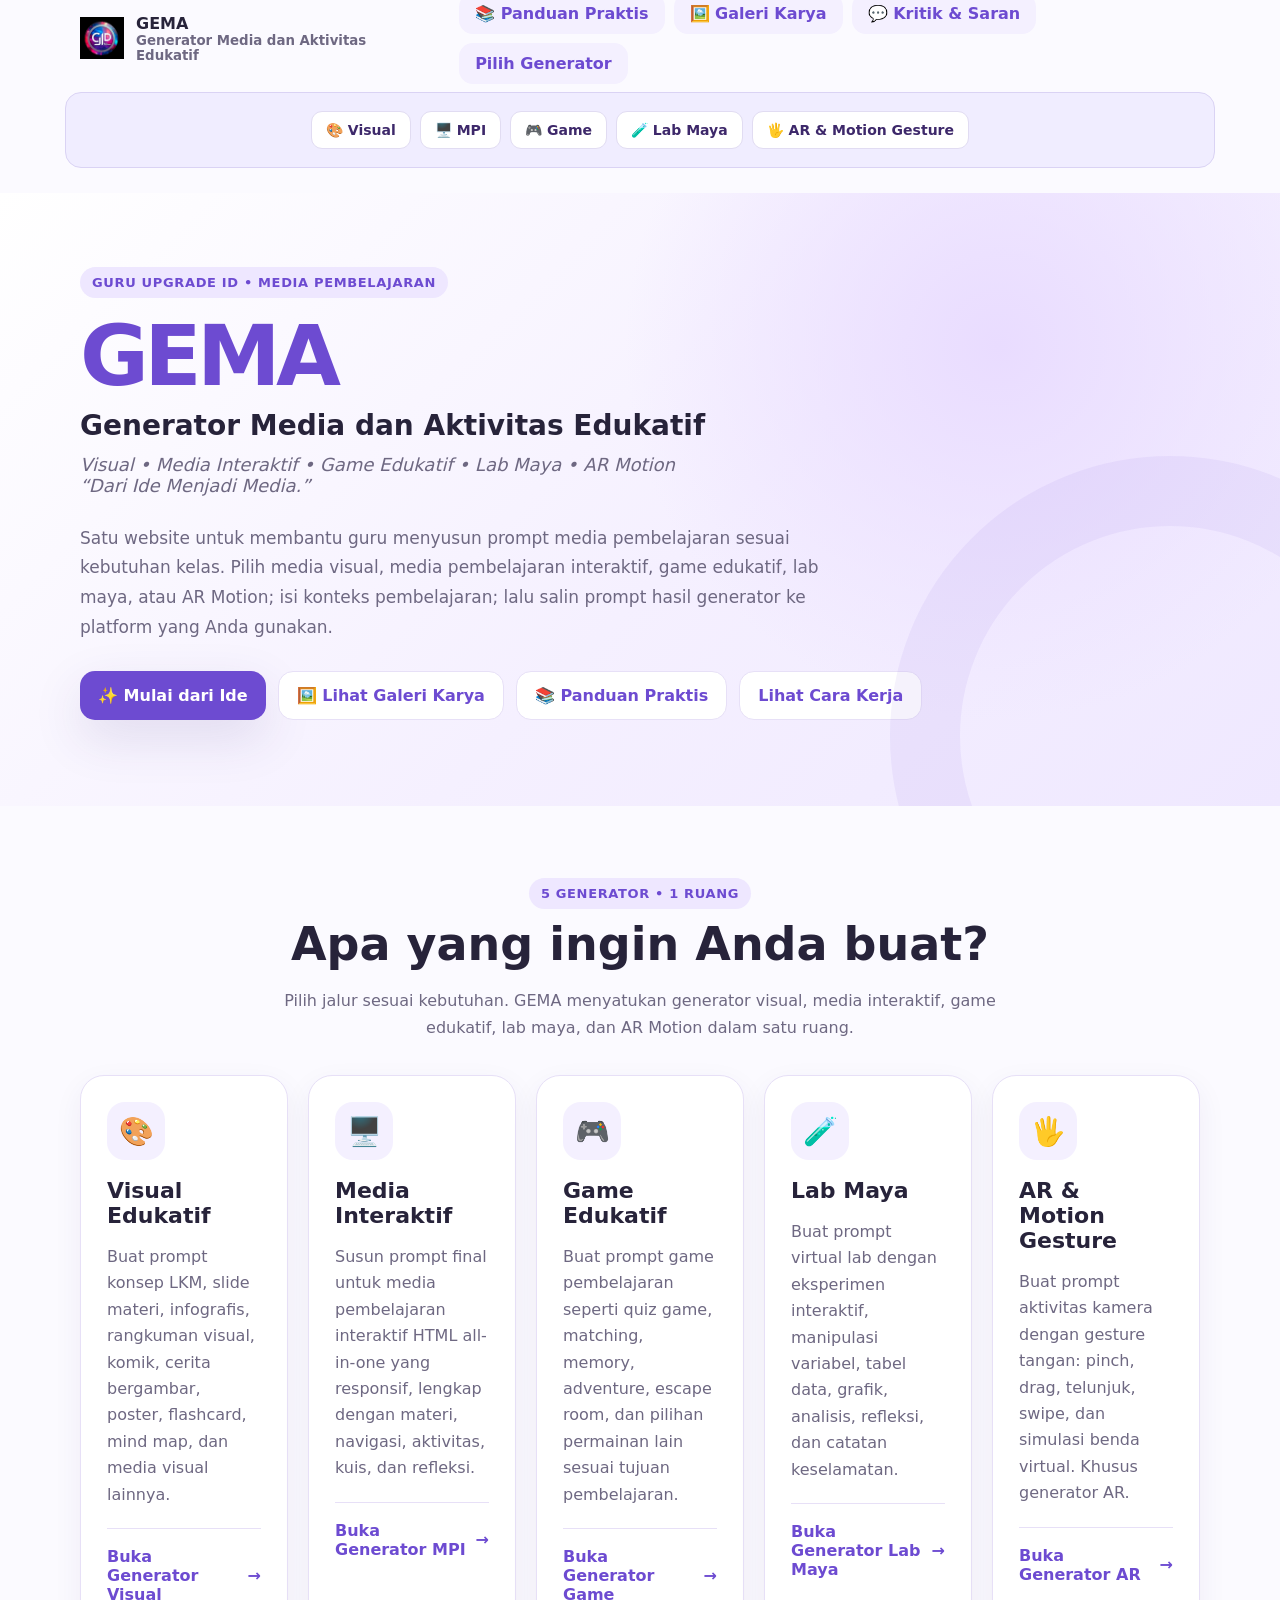
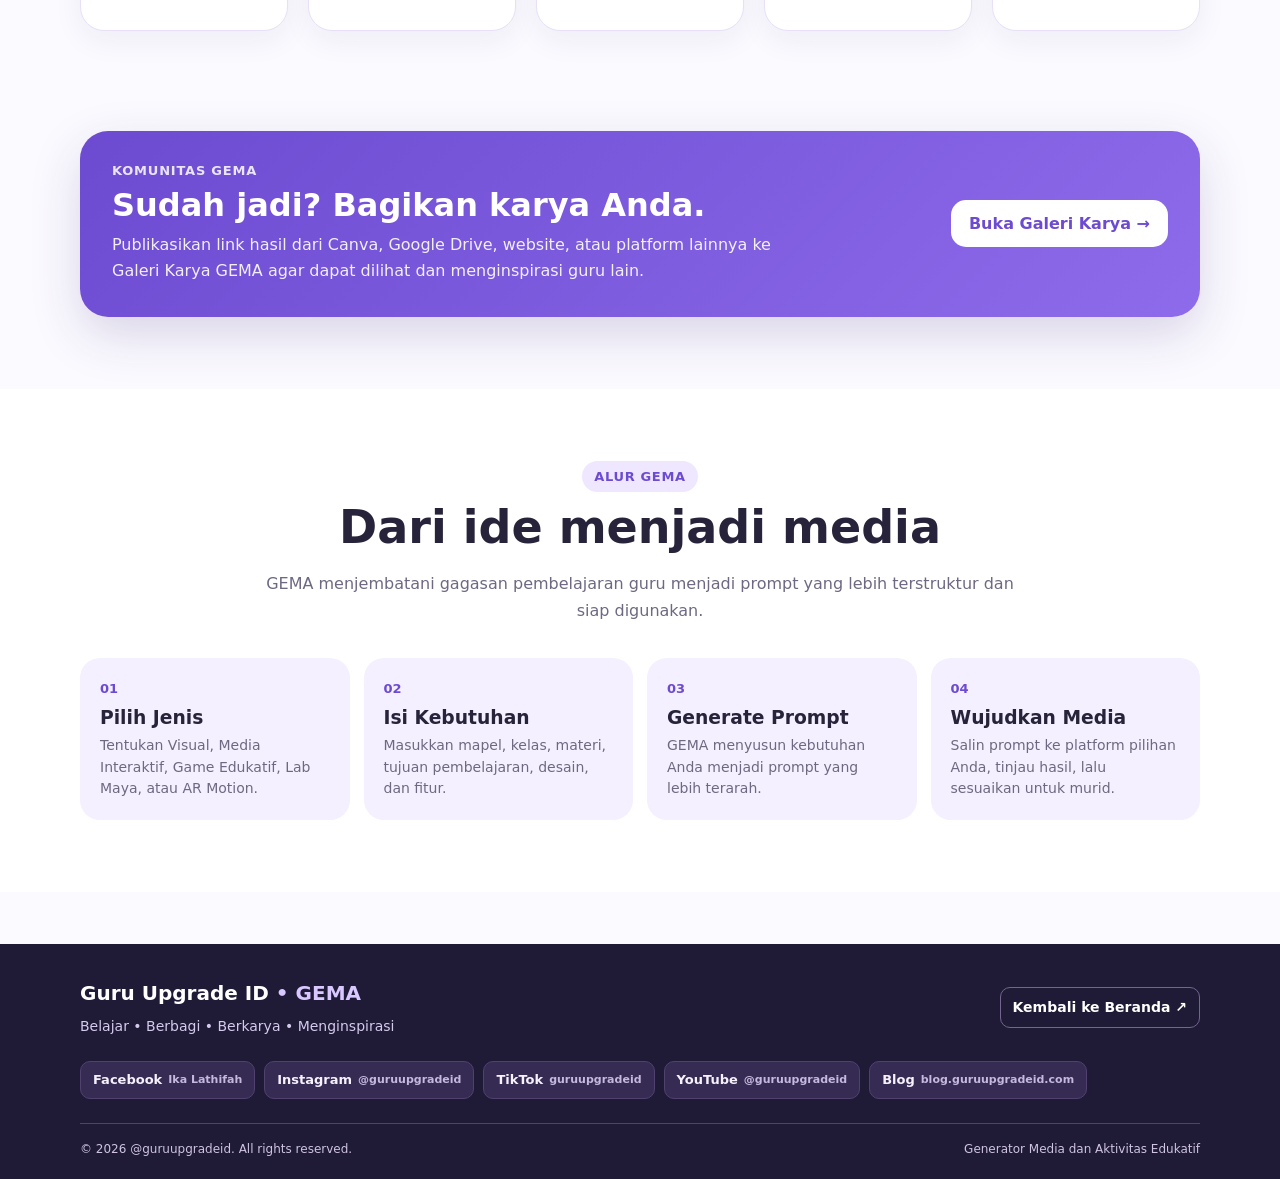
<file: index.html>
<!DOCTYPE html>

<html lang="id">
<head>
<meta charset="utf-8"/>
<meta content="width=device-width,initial-scale=1" name="viewport"/>
<meta content="#6d4bd1" name="theme-color"/>
<title>GEMA — Generator Media dan Aktivitas Edukatif</title>
<meta content="GEMA membantu guru mengubah ide pembelajaran menjadi prompt media visual, media interaktif, dan game edukatif." name="description"/>
<style>
:root{--ink:#27233a;--muted:#6e6882;--purple:#6d4bd1;--purple2:#8d6bea;--soft:#f4f0ff;--line:#e7e0f7;--white:#fff;--shadow:0 18px 50px rgba(64,44,120,.13)}
*{box-sizing:border-box}html{scroll-behavior:smooth}body{margin:0;font-family:Inter,ui-sans-serif,system-ui,-apple-system,Segoe UI,Arial,sans-serif;color:var(--ink);background:#fbfaff}
a{text-decoration:none;color:inherit}.container{width:min(1120px,calc(100% - 32px));margin:auto}
nav{height:76px;display:flex;align-items:center;justify-content:space-between;gap:16px}
.brand{display:flex;align-items:center;gap:12px;font-weight:900}.brand img{width:44px;height:44px;object-fit:contain}.brand small{display:block;font-weight:600;color:var(--muted)}
.navbtn{padding:11px 16px;border-radius:14px;background:var(--soft);color:var(--purple);font-weight:800}
.hero{position:relative;overflow:hidden;padding:74px 0 86px;background:radial-gradient(circle at 78% 25%,#e9dcff 0,transparent 34%),linear-gradient(135deg,#fff 0%,#f5f0ff 55%,#efe8ff 100%)}
.hero:after{content:"";position:absolute;width:420px;height:420px;border-radius:50%;border:70px solid rgba(109,75,209,.07);right:-170px;bottom:-210px}
.badge{display:inline-flex;padding:8px 12px;border-radius:999px;background:#eee7ff;color:var(--purple);font-weight:900;font-size:13px;letter-spacing:.05em}
h1{font-size:clamp(44px,8vw,84px);line-height:.96;margin:18px 0 12px;letter-spacing:-.055em}h1 span{color:var(--purple)}
.subtitle{font-size:clamp(18px,2.4vw,28px);font-weight:850;margin:0 0 12px}.quote{font-size:18px;color:var(--muted);font-style:italic;margin:0 0 28px}
.lead{max-width:760px;font-size:17px;line-height:1.75;color:var(--muted)}
.actions{display:flex;gap:12px;flex-wrap:wrap;margin-top:28px}.btn{padding:14px 18px;border-radius:15px;font-weight:900;display:inline-flex;align-items:center;gap:8px}.primary{background:var(--purple);color:white;box-shadow:var(--shadow)}.secondary{background:white;border:1px solid var(--line);color:var(--purple)}
section{padding:72px 0}.head{text-align:center;max-width:760px;margin:0 auto 34px}.head h2{font-size:clamp(30px,4vw,46px);margin:8px 0}.head p{color:var(--muted);line-height:1.7}
.grid{display:grid;grid-template-columns:repeat(5,1fr);gap:20px}.card{background:white;border:1px solid var(--line);border-radius:24px;padding:26px;box-shadow:0 10px 30px rgba(58,39,100,.06);transition:.2s transform,.2s box-shadow}.card:hover{transform:translateY(-5px);box-shadow:var(--shadow)}
.icon{width:58px;height:58px;border-radius:18px;background:var(--soft);display:grid;place-items:center;font-size:28px}.card h3{font-size:22px;margin:18px 0 8px}.card p{color:var(--muted);line-height:1.65;min-height:108px}.card .go{display:flex;justify-content:space-between;align-items:center;margin-top:20px;padding-top:18px;border-top:1px solid var(--line);font-weight:900;color:var(--purple)}
.flow{background:#fff}.steps{display:grid;grid-template-columns:repeat(4,1fr);gap:14px}.step{padding:20px;border-radius:20px;background:var(--soft)}.step b{font-size:13px;color:var(--purple)}.step h3{margin:10px 0 7px}.step p{margin:0;color:var(--muted);line-height:1.55;font-size:14px}
footer{padding:30px 0;border-top:1px solid var(--line);background:white}.foot{display:flex;justify-content:space-between;gap:18px;align-items:center;color:var(--muted);font-size:14px}.foot strong{color:var(--ink)}
@media(max-width:1050px){.grid{grid-template-columns:repeat(2,1fr)} }@media(max-width:820px){.grid{grid-template-columns:1fr}.steps{grid-template-columns:1fr 1fr}.card p{min-height:0}}
@media(max-width:520px){nav{height:auto;padding:14px 0}.brand small{display:none}.hero{padding:54px 0 62px}.steps{grid-template-columns:1fr}.foot{align-items:flex-start;flex-direction:column}}
</style>
<style>
.gema-category-nav{display:flex;flex-wrap:wrap;justify-content:center;gap:9px;margin:16px auto 25px;padding:12px;background:#f0edff;border:1px solid #dad3f4;border-radius:16px;max-width:1150px}.gema-category-nav a{display:inline-block;text-decoration:none;padding:10px 14px;border-radius:11px;background:#fff;color:#3d286a;font-size:14px;font-weight:750;border:1px solid #e1dcf2}.gema-category-nav a[aria-current="page"]{background:#6244b9;color:#fff}.gema-category-nav a:hover{border-color:#7655d2;transform:translateY(-1px)}@media(max-width:600px){.gema-category-nav{gap:6px;padding:9px}.gema-category-nav a{flex:1 1 125px;text-align:center;font-size:12px;padding:10px 6px}}
</style><link href="shared/gema-polish.css" rel="stylesheet"/></head>
<body>
<header>
<div class="container">
<nav>
<a class="brand" href="index.html"><img alt="Logo Guru Upgrade ID" src="visual/images/logo-guruupgradeid.png"/><div>GEMA<small>Generator Media dan Aktivitas Edukatif</small></div></a>
<div style="display:flex;gap:9px;align-items:center;flex-wrap:wrap"></div>
<div class="nav-actions-main" style="display:flex;gap:9px;align-items:center;flex-wrap:wrap">
<a class="navbtn" href="panduan/index.html">📚 Panduan Praktis</a>
<a class="navbtn" href="galeri/index.html">🖼️ Galeri Karya</a>
<a class="navbtn" href="kritik-saran/index.html">💬 Kritik &amp; Saran</a>
<a class="navbtn" href="#generator">Pilih Generator</a>
</div>
</nav>
</div>
</header>
<main><nav aria-label="Pilih kategori generator GEMA" class="gema-category-nav"><a href="visual/index.html">🎨 Visual</a><a href="interaktif/index.html?mode=mpi#generator">🖥️ MPI</a><a href="interaktif/index.html?mode=game#generator">🎮 Game</a><a href="interaktif/index.html?mode=lab#generator">🧪 Lab Maya</a><a href="ar/index.html">🖐️ AR &amp; Motion Gesture</a></nav>
<section class="hero">
<div class="container">
<span class="badge">GURU UPGRADE ID • MEDIA PEMBELAJARAN</span>
<h1><span>GEMA</span></h1>
<p class="subtitle">Generator Media dan Aktivitas Edukatif</p>
<p class="quote">Visual • Media Interaktif • Game Edukatif • Lab Maya • AR Motion<br/>“Dari Ide Menjadi Media.”</p>
<p class="lead">Satu website untuk membantu guru menyusun prompt media pembelajaran sesuai kebutuhan kelas. Pilih media visual, media pembelajaran interaktif, game edukatif, lab maya, atau AR Motion; isi konteks pembelajaran; lalu salin prompt hasil generator ke platform yang Anda gunakan.</p>
<div class="actions"><a class="btn primary" href="#generator">✨ Mulai dari Ide</a><a class="btn secondary" href="galeri/index.html">🖼️ Lihat Galeri Karya</a><a class="btn secondary" href="panduan/index.html">📚 Panduan Praktis</a><a class="btn secondary" href="#cara">Lihat Cara Kerja</a></div>
</div>
</section>
<section id="generator">
<div class="container">
<div class="head"><span class="badge">5 GENERATOR • 1 RUANG</span><h2>Apa yang ingin Anda buat?</h2><p>Pilih jalur sesuai kebutuhan. GEMA menyatukan generator visual, media interaktif, game edukatif, lab maya, dan AR Motion dalam satu ruang.</p></div>
<div class="grid">
<a class="card" href="visual/index.html"><div class="icon">🎨</div><h3>Visual Edukatif</h3><p>Buat prompt konsep LKM, slide materi, infografis, rangkuman visual, komik, cerita bergambar, poster, flashcard, mind map, dan media visual lainnya.</p><div class="go"><span>Buka Generator Visual</span><span>→</span></div></a>
<a class="card" href="interaktif/index.html?mode=mpi#generator"><div class="icon">🖥️</div><h3>Media Interaktif</h3><p>Susun prompt final untuk media pembelajaran interaktif HTML all-in-one yang responsif, lengkap dengan materi, navigasi, aktivitas, kuis, dan refleksi.</p><div class="go"><span>Buka Generator MPI</span><span>→</span></div></a>
<a class="card" href="interaktif/index.html?mode=game#generator"><div class="icon">🎮</div><h3>Game Edukatif</h3><p>Buat prompt game pembelajaran seperti quiz game, matching, memory, adventure, escape room, dan pilihan permainan lain sesuai tujuan pembelajaran.</p><div class="go"><span>Buka Generator Game</span><span>→</span></div></a>
<a class="card" href="interaktif/index.html?mode=lab#generator"><div class="icon">🧪</div><h3>Lab Maya</h3><p>Buat prompt virtual lab dengan eksperimen interaktif, manipulasi variabel, tabel data, grafik, analisis, refleksi, dan catatan keselamatan.</p><div class="go"><span>Buka Generator Lab Maya</span><span>→</span></div></a>
<a class="card" href="ar/index.html"><div class="icon">🖐️</div><h3>AR &amp; Motion Gesture</h3><p>Buat prompt aktivitas kamera dengan gesture tangan: pinch, drag, telunjuk, swipe, dan simulasi benda virtual. Khusus generator AR.</p><div class="go"><span>Buka Generator AR</span><span>→</span></div></a>
</div>
</div>
</section>
<section style="padding:28px 0 72px">
<div class="container">
<div style="background:linear-gradient(135deg,#6d4bd1,#8d6bea);color:white;border-radius:28px;padding:32px;display:flex;justify-content:space-between;gap:24px;align-items:center;box-shadow:0 18px 50px rgba(64,44,120,.18);flex-wrap:wrap">
<div style="max-width:700px">
<div style="font-size:13px;font-weight:900;letter-spacing:.06em;opacity:.85">KOMUNITAS GEMA</div>
<h2 style="font-size:32px;margin:8px 0 8px">Sudah jadi? Bagikan karya Anda.</h2>
<p style="margin:0;line-height:1.65;opacity:.9">Publikasikan link hasil dari Canva, Google Drive, website, atau platform lainnya ke Galeri Karya GEMA agar dapat dilihat dan menginspirasi guru lain.</p>
</div>
<a href="galeri/index.html" style="background:white;color:#6d4bd1;padding:14px 18px;border-radius:15px;font-weight:900;white-space:nowrap">Buka Galeri Karya →</a>
</div>
</div>
</section>
<section class="flow" id="cara">
<div class="container">
<div class="head"><span class="badge">ALUR GEMA</span><h2>Dari ide menjadi media</h2><p>GEMA menjembatani gagasan pembelajaran guru menjadi prompt yang lebih terstruktur dan siap digunakan.</p></div>
<div class="steps">
<div class="step"><b>01</b><h3>Pilih Jenis</h3><p>Tentukan Visual, Media Interaktif, Game Edukatif, Lab Maya, atau AR Motion.</p></div>
<div class="step"><b>02</b><h3>Isi Kebutuhan</h3><p>Masukkan mapel, kelas, materi, tujuan pembelajaran, desain, dan fitur.</p></div>
<div class="step"><b>03</b><h3>Generate Prompt</h3><p>GEMA menyusun kebutuhan Anda menjadi prompt yang lebih terarah.</p></div>
<div class="step"><b>04</b><h3>Wujudkan Media</h3><p>Salin prompt ke platform pilihan Anda, tinjau hasil, lalu sesuaikan untuk murid.</p></div>
</div>
</div>
</section>
</main><footer aria-label="Footer Guru Upgrade ID" class="gema-footer"><div class="gema-footer-shell"><div class="gema-footer-head"><div><strong class="gema-footer-title">Guru Upgrade ID <span>• GEMA</span></strong><p class="gema-footer-tagline">Belajar • Berbagi • Berkarya • Menginspirasi</p></div><a class="gema-footer-home" href="index.html">Kembali ke Beranda ↗</a></div><div aria-label="Media sosial Guru Upgrade ID" class="gema-footer-social"><a href="https://www.facebook.com/search/top?q=Ika%20Lathifah" rel="noopener noreferrer" target="_blank"><b>Facebook</b><small>Ika Lathifah</small></a><a href="https://www.instagram.com/guruupgradeid/" rel="noopener noreferrer" target="_blank"><b>Instagram</b><small>@guruupgradeid</small></a><a href="https://www.tiktok.com/@guruupgradeid" rel="noopener noreferrer" target="_blank"><b>TikTok</b><small>guruupgradeid</small></a><a href="https://www.youtube.com/@guruupgradeid" rel="noopener noreferrer" target="_blank"><b>YouTube</b><small>@guruupgradeid</small></a><a href="https://blog.guruupgradeid.com/" rel="noopener noreferrer" target="_blank"><b>Blog</b><small>blog.guruupgradeid.com</small></a></div><div class="gema-footer-bottom"><span>© 2026 @guruupgradeid. All rights reserved.</span><span>Generator Media dan Aktivitas Edukatif</span></div></div></footer>

</body>
</html>
</file>
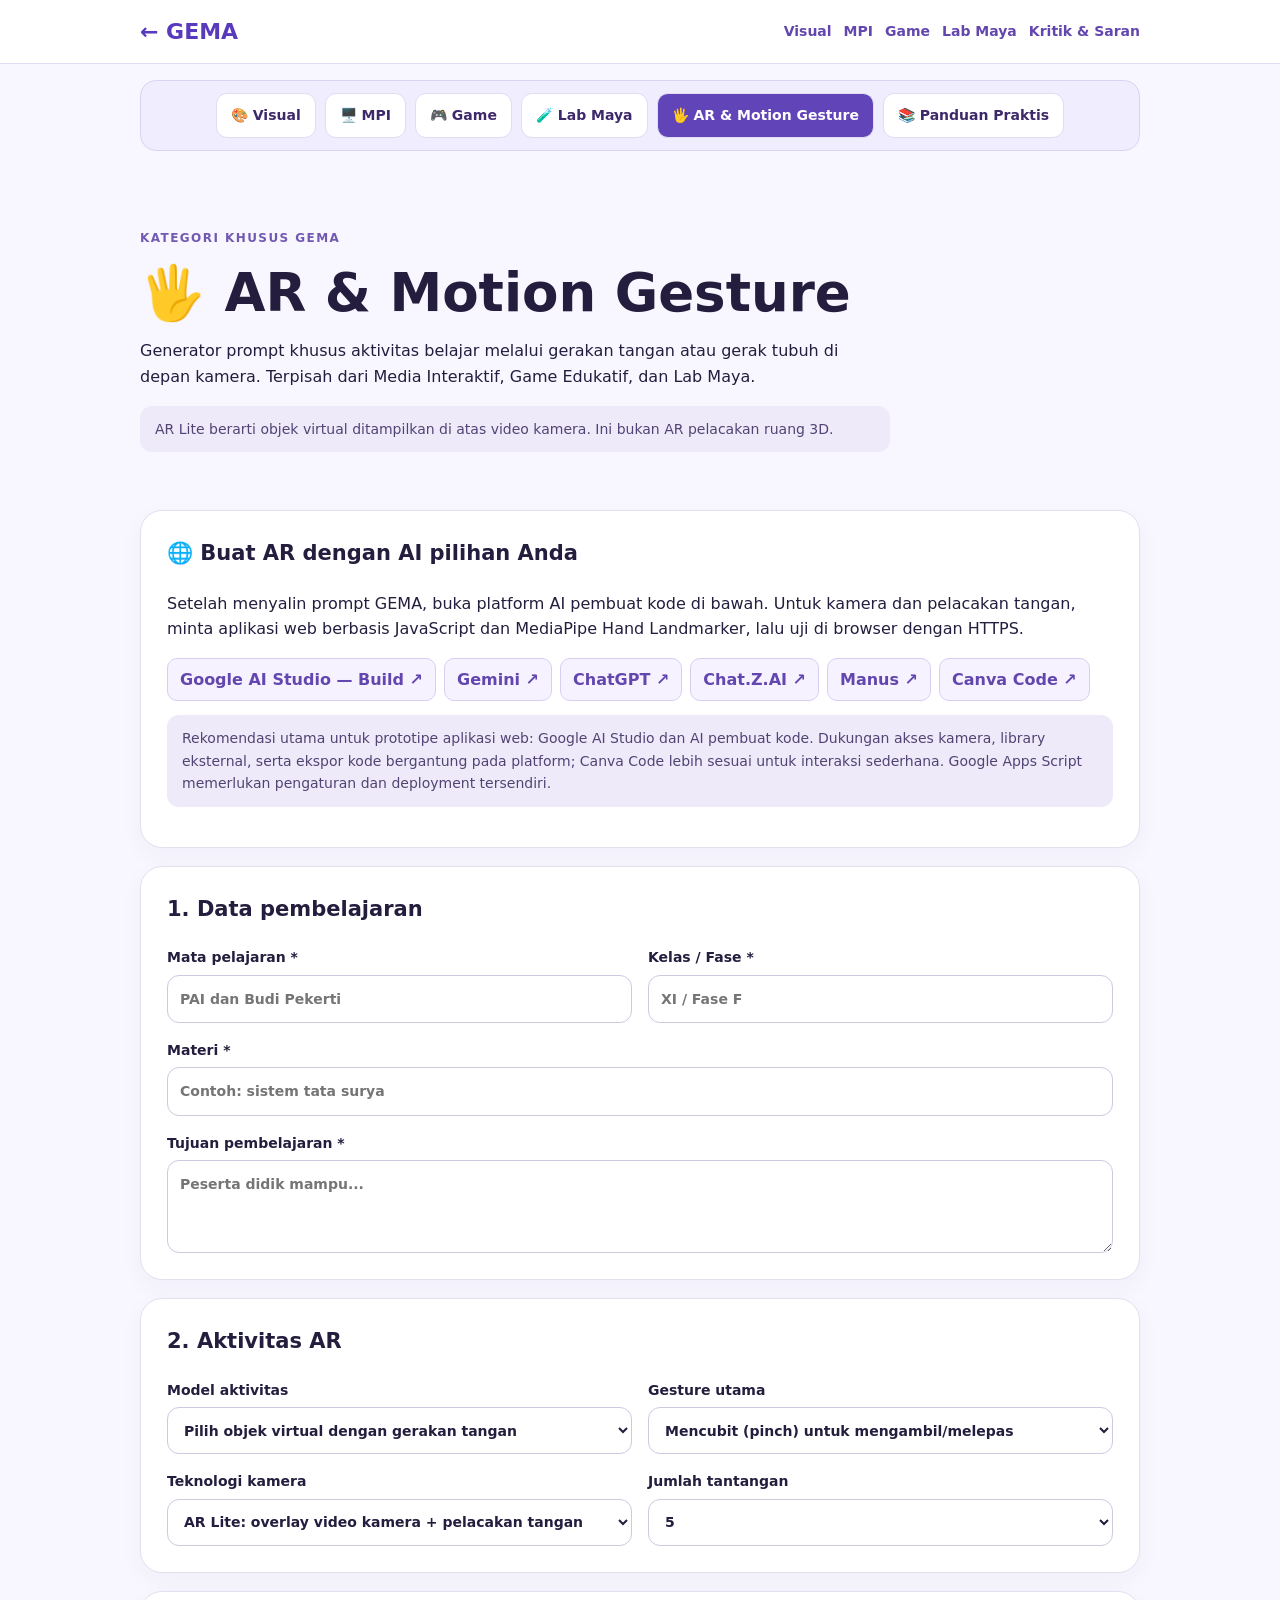
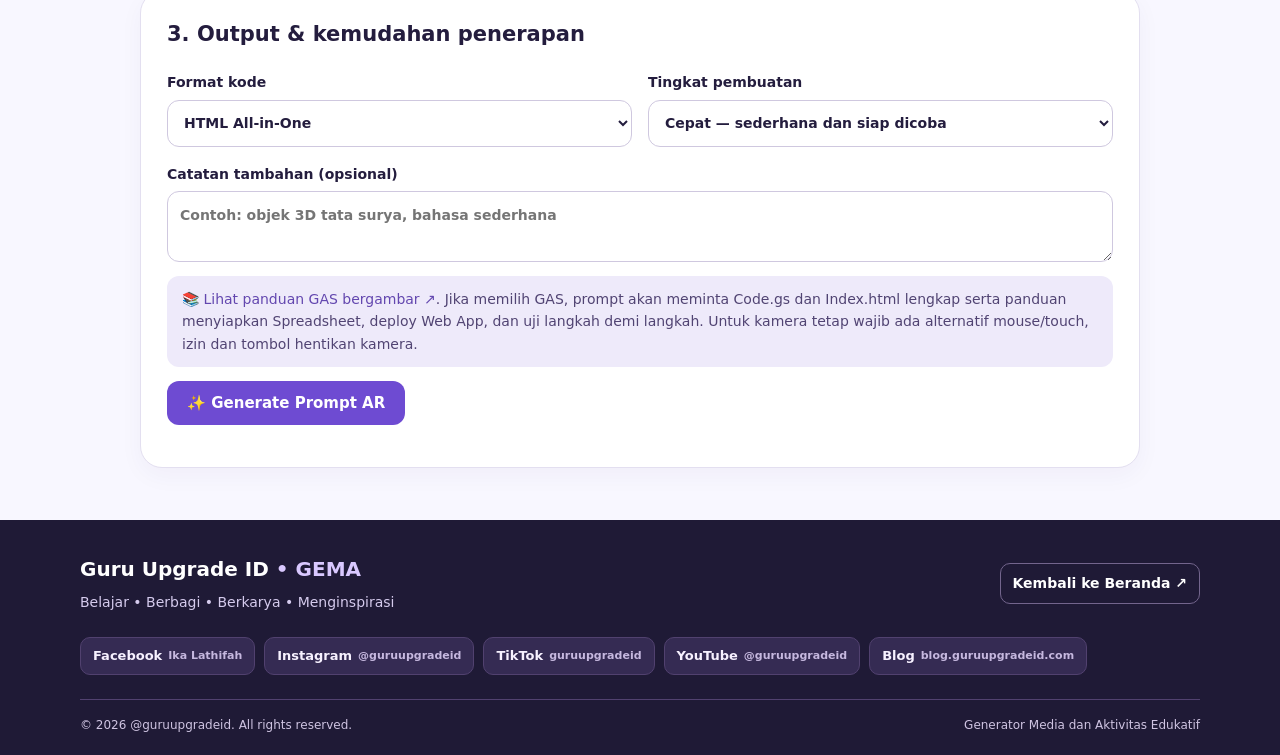
<file: ar/index.html>
<!DOCTYPE html>

<html lang="id"><head><meta charset="utf-8"/><meta content="width=device-width,initial-scale=1" name="viewport"/><meta content="Generator prompt AR Motion Gesture GEMA untuk pembelajaran berbasis kamera dan gerakan tangan" name="description"/><title>AR &amp; Motion Gesture — GEMA</title><link href="style.css" rel="stylesheet"/><style>
.gema-category-nav{display:flex;flex-wrap:wrap;justify-content:center;gap:9px;margin:16px auto 25px;padding:12px;background:#f0edff;border:1px solid #dad3f4;border-radius:16px;max-width:1150px}.gema-category-nav a{display:inline-block;text-decoration:none;padding:10px 14px;border-radius:11px;background:#fff;color:#3d286a;font-size:14px;font-weight:750;border:1px solid #e1dcf2}.gema-category-nav a[aria-current="page"]{background:#6244b9;color:#fff}.gema-category-nav a:hover{border-color:#7655d2;transform:translateY(-1px)}@media(max-width:600px){.gema-category-nav{gap:6px;padding:9px}.gema-category-nav a{flex:1 1 125px;text-align:center;font-size:12px;padding:10px 6px}}
</style><link href="../shared/gema-polish.css" rel="stylesheet"/></head>
<body><header><div class="wrap nav"><a class="brand" href="../index.html">← GEMA</a><nav><a href="../visual/index.html">Visual</a><a href="../interaktif/index.html?mode=mpi">MPI</a><a href="../interaktif/index.html?mode=game">Game</a><a href="../interaktif/index.html?mode=lab">Lab Maya</a><a href="../kritik-saran/index.html">Kritik &amp; Saran</a></nav></div></header>
<main class="wrap"><nav aria-label="Pilih kategori generator GEMA" class="gema-category-nav"><a href="../visual/index.html">🎨 Visual</a><a href="../interaktif/index.html?mode=mpi#generator">🖥️ MPI</a><a href="../interaktif/index.html?mode=game#generator">🎮 Game</a><a href="../interaktif/index.html?mode=lab#generator">🧪 Lab Maya</a><a aria-current="page" href="../ar/index.html">🖐️ AR &amp; Motion Gesture</a><a href="../panduan/index.html">📚 Panduan Praktis</a></nav><section class="hero"><span class="eyebrow">KATEGORI KHUSUS GEMA</span><h1>🖐️ AR &amp; Motion Gesture</h1><p>Generator prompt khusus aktivitas belajar melalui gerakan tangan atau gerak tubuh di depan kamera. Terpisah dari Media Interaktif, Game Edukatif, dan Lab Maya.</p><p class="hint">AR Lite berarti objek virtual ditampilkan di atas video kamera. Ini bukan AR pelacakan ruang 3D.</p></section>
<section aria-label="Rekomendasi platform AI pembuat AR" class="panel"><h2>🌐 Buat AR dengan AI pilihan Anda</h2><p>Setelah menyalin prompt GEMA, buka platform AI pembuat kode di bawah. Untuk kamera dan pelacakan tangan, minta aplikasi web berbasis JavaScript dan MediaPipe Hand Landmarker, lalu uji di browser dengan HTTPS.</p><div class="links"><a href="https://aistudio.google.com/" rel="noopener noreferrer" target="_blank">Google AI Studio — Build ↗</a><a href="https://gemini.google.com/" rel="noopener noreferrer" target="_blank">Gemini ↗</a><a href="https://chatgpt.com/" rel="noopener noreferrer" target="_blank">ChatGPT ↗</a><a href="https://chat.z.ai/" rel="noopener noreferrer" target="_blank">Chat.Z.AI ↗</a><a href="https://manus.im/" rel="noopener noreferrer" target="_blank">Manus ↗</a><a href="https://www.canva.com/ai-code-generator/" rel="noopener noreferrer" target="_blank">Canva Code ↗</a></div><p class="hint">Rekomendasi utama untuk prototipe aplikasi web: Google AI Studio dan AI pembuat kode. Dukungan akses kamera, library eksternal, serta ekspor kode bergantung pada platform; Canva Code lebih sesuai untuk interaksi sederhana. Google Apps Script memerlukan pengaturan dan deployment tersendiri.</p></section><form id="arForm"><div class="panel"><h2>1. Data pembelajaran</h2><div class="grid"><label>Mata pelajaran *<input name="mapel" placeholder="PAI dan Budi Pekerti" required=""/></label><label>Kelas / Fase *<input name="kelas" placeholder="XI / Fase F" required=""/></label><label class="wide">Materi *<input name="materi" placeholder="Contoh: sistem tata surya" required=""/></label><label class="wide">Tujuan pembelajaran *<textarea name="tujuan" placeholder="Peserta didik mampu..." required="" rows="3"></textarea></label></div></div>
<div class="panel"><h2>2. Aktivitas AR</h2><div class="grid"><label>Model aktivitas<select name="aktivitas"><option value="pilih">Pilih objek virtual dengan gerakan tangan</option><option value="susun">Susun dan klasifikasikan benda virtual</option><option value="tangkap">Tangkap objek bergerak</option><option value="eksplorasi">Eksplorasi model edukatif di atas kamera</option><option value="praktik">Praktikum virtual berbasis gesture</option><option value="kuis">Kuis interaksi gesture</option><option value="body-choice">Kuis Gerak Tubuh — Kiri/Kanan</option></select></label><label id="handGestureWrap">Gesture utama<select name="gesture"><option value="pinch">Mencubit (pinch) untuk mengambil/melepas</option><option value="point">Telunjuk untuk mengarahkan dan memilih</option><option value="open">Telapak terbuka untuk mengaktifkan</option><option value="fist">Mengepal untuk mengonfirmasi</option><option value="swipe">Menggeser tangan untuk navigasi</option><option value="multi">Kombinasi gesture dengan kalibrasi</option></select></label><label>Teknologi kamera<select name="kamera"><option value="lite">AR Lite: overlay video kamera + pelacakan tangan</option><option value="hand">Hand tracking tanpa overlay video penuh</option><option value="pose">Body Pose Tracking — deteksi posisi tubuh</option></select></label><label>Jumlah tantangan<select name="tantangan"><option>3</option><option selected="">5</option><option>10</option></select></label></div><div class="body-choice-config" id="bodyChoiceConfig" hidden><p class="hint">Mode Kuis Gerak Tubuh: prompt otomatis meminta aplikasi hasil AI memakai kamera sebagai latar FULL-SCREEN, soal di depan kamera, garis tengah dan dua zona jawaban netral A/B. Timer diatur di dalam aplikasi hasil AI, bukan di formulir GEMA.</p><div class="grid"><label>Gerakan untuk memilih<select name="bodyMovement"><option value="step">Bergeser satu langkah ke kiri/kanan</option><option value="lean">Condongkan tubuh ke kiri/kanan</option><option value="both">Bergeser atau condongkan tubuh</option></select></label><label>Konfirmasi jawaban<select name="confirmation"><option value="dwell">Tahan posisi 1 detik (mencegah salah baca)</option><option value="confirm">Tahan posisi 1,5 detik</option></select></label></div><p class="hint">Wajib: kamera live satu layar penuh (bukan preview kecil), soal dan opsi kiri/kanan menumpang di depan video, garis pembatas, kalibrasi posisi tengah, deteksi tubuh, countdown, dan tombol alternatif A/B. Tidak ada kode warna jawaban sebelum dipilih atau gerakan berbahaya.</p></div></div>
<div class="panel"><h2>3. Output &amp; kemudahan penerapan</h2><div class="grid"><label>Format kode<select name="format"><option value="html">HTML All-in-One</option><option value="gas">Google Apps Script + Spreadsheet (Code.gs &amp; Index.html)</option></select></label><label>Tingkat pembuatan<select name="level"><option value="cepat">Cepat — sederhana dan siap dicoba</option><option value="standar">Standar — fitur lengkap</option><option value="lanjut">Lanjutan — visual &amp; interaksi lebih kaya</option></select></label><label class="wide">Catatan tambahan (opsional)<textarea name="catatan" placeholder="Contoh: objek 3D tata surya, bahasa sederhana" rows="2"></textarea></label></div><p class="hint"><a href="../panduan/index.html?jalur=gas" rel="noopener" target="_blank">📚 Lihat panduan GAS bergambar ↗</a>. Jika memilih GAS, prompt akan meminta Code.gs dan Index.html lengkap serta panduan menyiapkan Spreadsheet, deploy Web App, dan uji langkah demi langkah. Untuk kamera tetap wajib ada alternatif mouse/touch, izin dan tombol hentikan kamera.</p><button class="primary" type="submit">✨ Generate Prompt AR</button><p id="error" role="alert"></p></div></form>
<section class="panel result" hidden="" id="result"><h2>Prompt AR siap disalin</h2><textarea aria-label="Prompt AR" id="prompt" readonly="" rows="18"></textarea><button class="primary" id="copy" type="button">📋 Salin Prompt</button><span id="status" role="status"></span><p>Tempel prompt ke platform AI pembuat kode, lalu periksa dan jalankan hasilnya.</p><div class="links"><a href="https://aistudio.google.com/" rel="noopener noreferrer" target="_blank">Google AI Studio ↗</a><a href="https://gemini.google.com/" rel="noopener noreferrer" target="_blank">Gemini ↗</a><a href="https://chatgpt.com/" rel="noopener noreferrer" target="_blank">ChatGPT ↗</a><a href="https://chat.z.ai/" rel="noopener noreferrer" target="_blank">Chat.Z.AI ↗</a><a href="https://manus.im/" rel="noopener noreferrer" target="_blank">Manus ↗</a><a href="https://www.canva.com/" rel="noopener noreferrer" target="_blank">Canva ↗</a></div></section>
</main><footer aria-label="Footer Guru Upgrade ID" class="gema-footer"><div class="gema-footer-shell"><div class="gema-footer-head"><div><strong class="gema-footer-title">Guru Upgrade ID <span>• GEMA</span></strong><p class="gema-footer-tagline">Belajar • Berbagi • Berkarya • Menginspirasi</p></div><a class="gema-footer-home" href="../index.html">Kembali ke Beranda ↗</a></div><div aria-label="Media sosial Guru Upgrade ID" class="gema-footer-social"><a href="https://www.facebook.com/search/top?q=Ika%20Lathifah" rel="noopener noreferrer" target="_blank"><b>Facebook</b><small>Ika Lathifah</small></a><a href="https://www.instagram.com/guruupgradeid/" rel="noopener noreferrer" target="_blank"><b>Instagram</b><small>@guruupgradeid</small></a><a href="https://www.tiktok.com/@guruupgradeid" rel="noopener noreferrer" target="_blank"><b>TikTok</b><small>guruupgradeid</small></a><a href="https://www.youtube.com/@guruupgradeid" rel="noopener noreferrer" target="_blank"><b>YouTube</b><small>@guruupgradeid</small></a><a href="https://blog.guruupgradeid.com/" rel="noopener noreferrer" target="_blank"><b>Blog</b><small>blog.guruupgradeid.com</small></a></div><div class="gema-footer-bottom"><span>© 2026 @guruupgradeid. All rights reserved.</span><span>Generator Media dan Aktivitas Edukatif</span></div></div></footer><script src="script.js"></script></body></html>
</file>
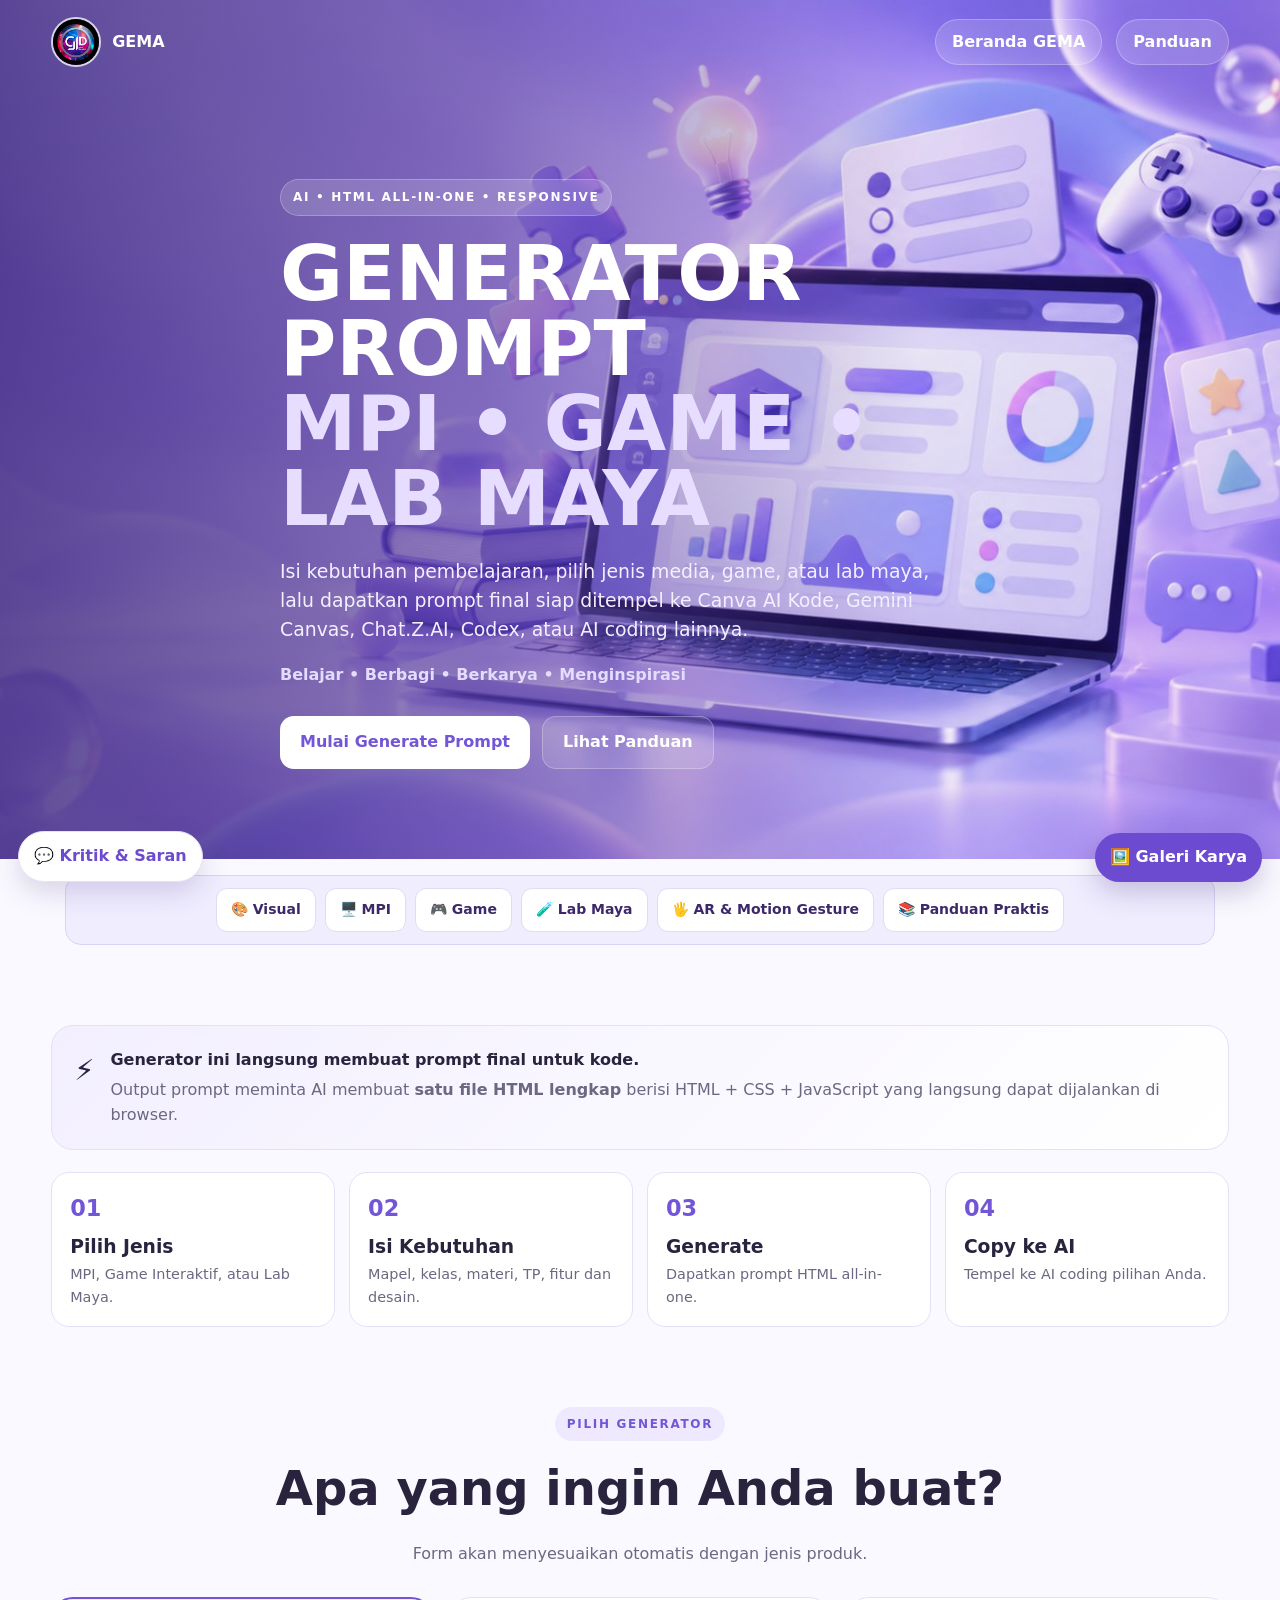
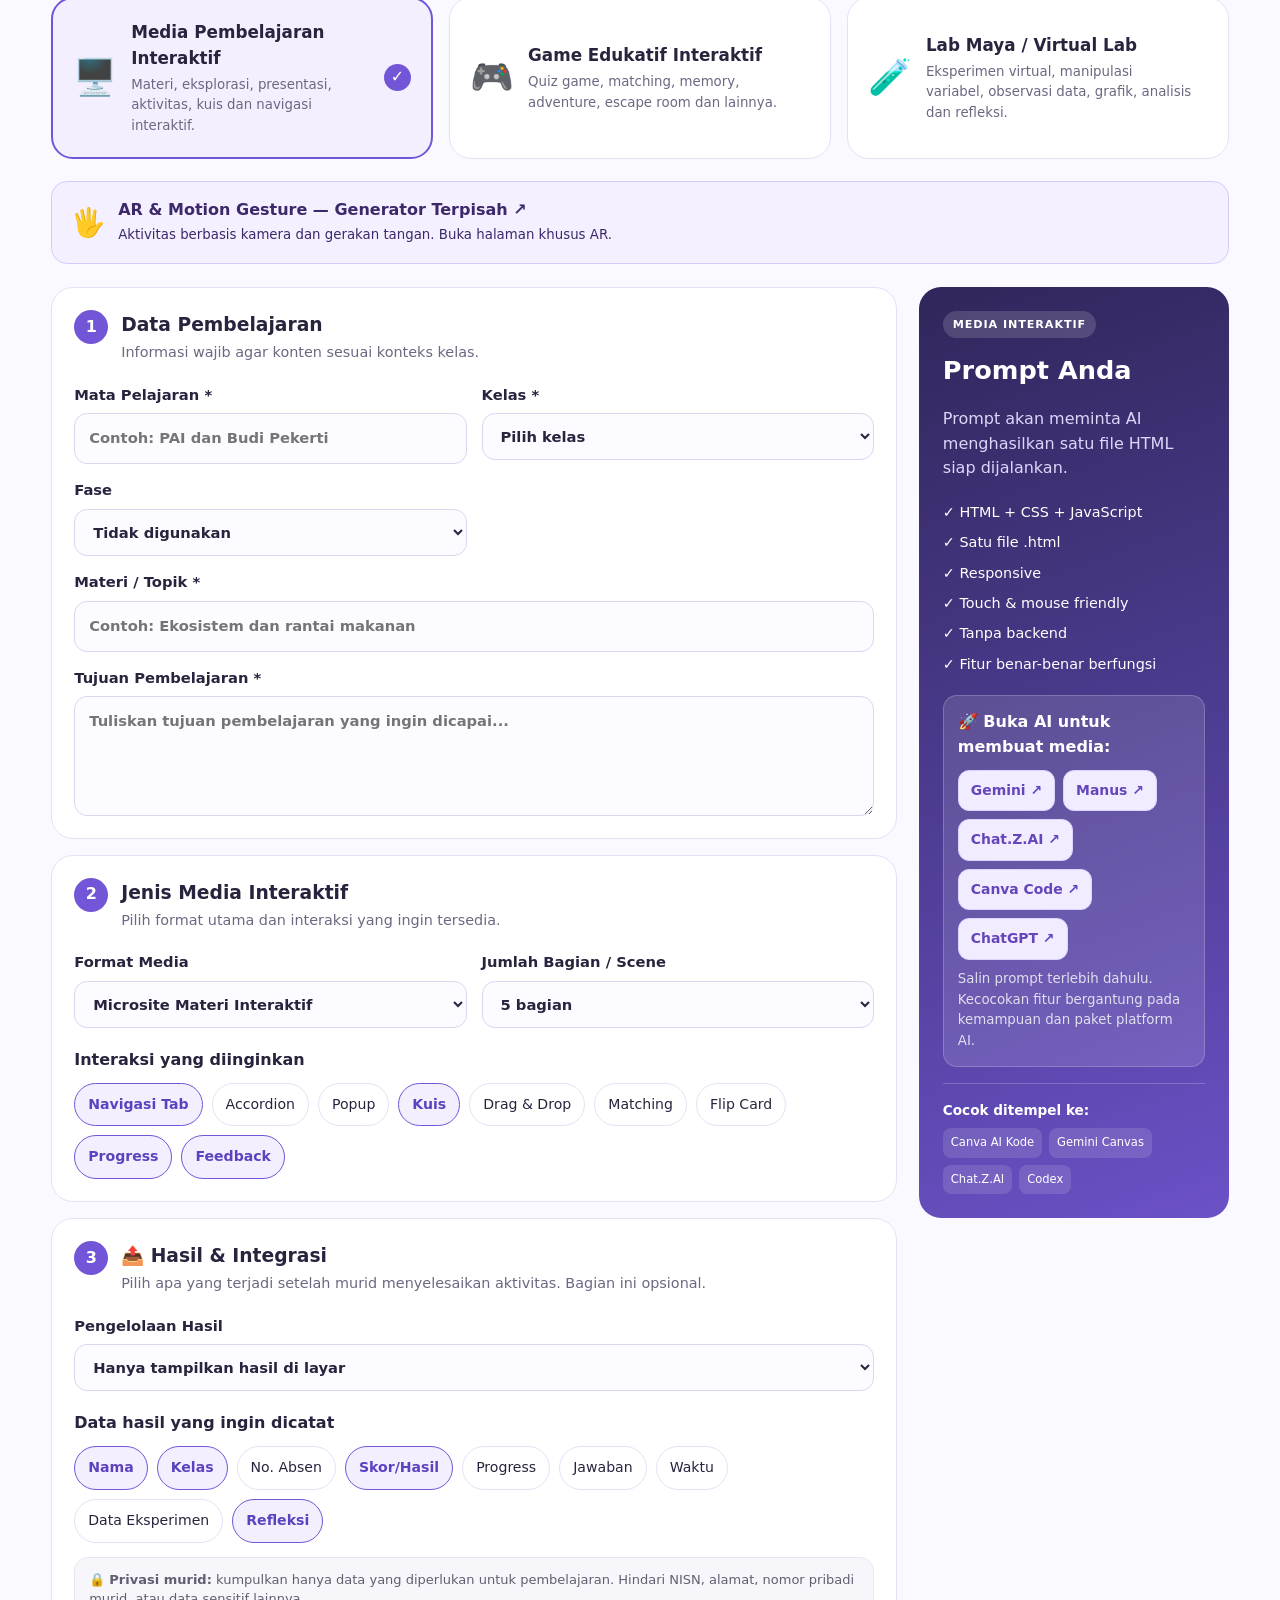
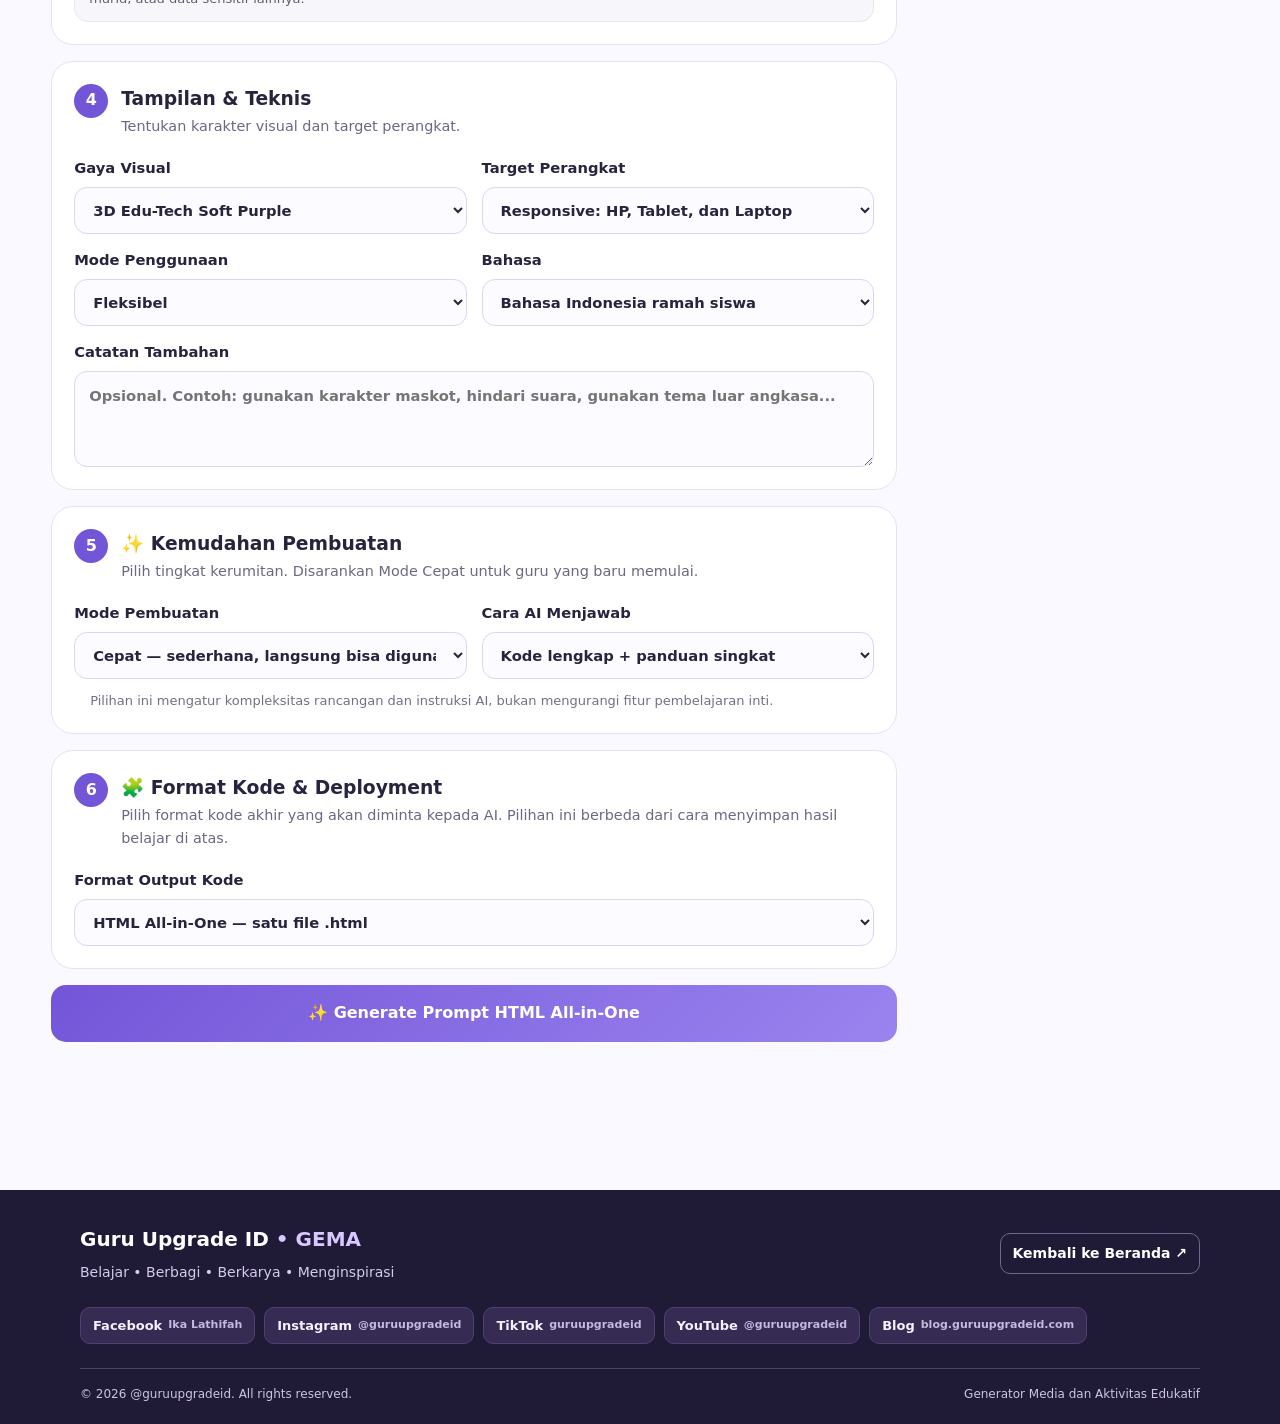
<file: interaktif/index.html>
<!-- GEMA GAME DROPDOWN v17.1: pastikan source GitHub Pages menggunakan versi ini. -->
<!DOCTYPE html>

<html lang="id">
<head>
<meta charset="utf-8"/>
<meta content="width=device-width, initial-scale=1.0" name="viewport"/>
<meta content="#7657d6" name="theme-color"/>
<title>GEMA • Media Interaktif &amp; Game Edukatif</title>
<link href="css/style.css?v=17-1" rel="stylesheet"/>
<style>
.gema-category-nav{display:flex;flex-wrap:wrap;justify-content:center;gap:9px;margin:16px auto 25px;padding:12px;background:#f0edff;border:1px solid #dad3f4;border-radius:16px;max-width:1150px}.gema-category-nav a{display:inline-block;text-decoration:none;padding:10px 14px;border-radius:11px;background:#fff;color:#3d286a;font-size:14px;font-weight:750;border:1px solid #e1dcf2}.gema-category-nav a[aria-current="page"]{background:#6244b9;color:#fff}.gema-category-nav a:hover{border-color:#7655d2;transform:translateY(-1px)}@media(max-width:600px){.gema-category-nav{gap:6px;padding:9px}.gema-category-nav a{flex:1 1 125px;text-align:center;font-size:12px;padding:10px 6px}}
</style><link href="../shared/gema-polish.css" rel="stylesheet"/></head>
<body>
<header class="hero" id="beranda">
<div class="hero-image"></div>
<div class="hero-shade"></div>
<nav class="nav container">
<a class="brand" href="#beranda"><img alt="Logo Guru Upgrade ID" src="images/logo-guruupgradeid.png"/><span>GEMA</span></a>
<div style="display:flex;gap:14px;align-items:center"><a class="nav-link" href="../index.html">Beranda GEMA</a><a class="nav-link" href="#panduan">Panduan</a></div>
</nav>
<div class="container hero-content">
<span class="eyebrow">AI • HTML ALL-IN-ONE • RESPONSIVE</span>
<h1>GENERATOR PROMPT<br/><span>MPI • GAME • LAB MAYA</span></h1>
<p class="lead">Isi kebutuhan pembelajaran, pilih jenis media, game, atau lab maya, lalu dapatkan prompt final siap ditempel ke Canva AI Kode, Gemini Canvas, Chat.Z.AI, Codex, atau AI coding lainnya.</p>
<p class="tagline">Belajar • Berbagi • Berkarya • Menginspirasi</p>
<div class="hero-actions"><a class="btn primary" href="#generator">Mulai Generate Prompt</a><a class="btn glass" href="#panduan">Lihat Panduan</a></div>
</div>
</header>
<main><nav aria-label="Pilih kategori generator GEMA" class="gema-category-nav"><a href="../visual/index.html">🎨 Visual</a><a href="../interaktif/index.html?mode=mpi#generator">🖥️ MPI</a><a href="../interaktif/index.html?mode=game#generator">🎮 Game</a><a href="../interaktif/index.html?mode=lab#generator">🧪 Lab Maya</a><a href="../ar/index.html">🖐️ AR &amp; Motion Gesture</a><a href="../panduan/index.html">📚 Panduan Praktis</a></nav>
<section class="notice-section" id="panduan">
<div class="container">
<div class="notice"><div class="notice-icon">⚡</div><div><strong>Generator ini langsung membuat prompt final untuk kode.</strong><p>Output prompt meminta AI membuat <b>satu file HTML lengkap</b> berisi HTML + CSS + JavaScript yang langsung dapat dijalankan di browser.</p></div></div>
<div class="steps">
<article><b>01</b><h3>Pilih Jenis</h3><p>MPI, Game Interaktif, atau Lab Maya.</p></article>
<article><b>02</b><h3>Isi Kebutuhan</h3><p>Mapel, kelas, materi, TP, fitur dan desain.</p></article>
<article><b>03</b><h3>Generate</h3><p>Dapatkan prompt HTML all-in-one.</p></article>
<article><b>04</b><h3>Copy ke AI</h3><p>Tempel ke AI coding pilihan Anda.</p></article>
</div>
</div>
</section>
<section class="generator-section" id="generator">
<div class="container">
<div class="section-head"><span class="eyebrow dark">PILIH GENERATOR</span><h2>Apa yang ingin Anda buat?</h2><p>Form akan menyesuaikan otomatis dengan jenis produk.</p></div>
<div class="mode-grid">
<button class="mode-card active" data-mode="mpi" type="button"><span class="mode-icon">🖥️</span><span><strong>Media Pembelajaran Interaktif</strong><small>Materi, eksplorasi, presentasi, aktivitas, kuis dan navigasi interaktif.</small></span><i>✓</i></button>
<button class="mode-card" data-mode="game" type="button"><span class="mode-icon">🎮</span><span><strong>Game Edukatif Interaktif</strong><small>Quiz game, matching, memory, adventure, escape room dan lainnya.</small></span><i>✓</i></button>
<button class="mode-card" data-mode="lab" type="button"><span class="mode-icon">🧪</span><span><strong>Lab Maya / Virtual Lab</strong><small>Eksperimen virtual, manipulasi variabel, observasi data, grafik, analisis dan refleksi.</small></span><i>✓</i></button>
</div>
<a class="gema-ar-entry" href="../ar/index.html" style="display:flex;align-items:center;gap:12px;text-decoration:none;background:#f4f0ff;border:1px solid #d8caf8;color:#3d286a;border-radius:16px;padding:16px 19px;margin:13px 0 23px"><span style="font-size:28px">🖐️</span><span><strong>AR &amp; Motion Gesture — Generator Terpisah ↗</strong><br/><small>Aktivitas berbasis kamera dan gerakan tangan. Buka halaman khusus AR.</small></span></a>
<form class="form-shell" id="promptForm">
<div class="form-main">
<section class="form-block">
<div class="block-title"><span>1</span><div><h3>Data Pembelajaran</h3><p>Informasi wajib agar konten sesuai konteks kelas.</p></div></div>
<div class="fields">
<label>Mata Pelajaran *<input name="mapel" placeholder="Contoh: PAI dan Budi Pekerti" required=""/></label>
<label>Kelas *<select name="kelas" required=""><option value="">Pilih kelas</option><option>Kelas I</option><option>Kelas II</option><option>Kelas III</option><option>Kelas IV</option><option>Kelas V</option><option>Kelas VI</option><option>Kelas VII</option><option>Kelas VIII</option><option>Kelas IX</option><option>Kelas X</option><option>Kelas XI</option><option>Kelas XII</option></select></label>
<label>Fase<select name="fase"><option>Tidak digunakan</option><option>Fase A</option><option>Fase B</option><option>Fase C</option><option>Fase D</option><option>Fase E</option><option>Fase F</option></select></label>
<label class="span2">Materi / Topik *<input name="materi" placeholder="Contoh: Ekosistem dan rantai makanan" required=""/></label>
<label class="span2">Tujuan Pembelajaran *<textarea name="tp" placeholder="Tuliskan tujuan pembelajaran yang ingin dicapai..." required="" rows="4"></textarea></label>
</div>
</section>
<section class="form-block mpi-only">
<div class="block-title"><span>2</span><div><h3>Jenis Media Interaktif</h3><p>Pilih format utama dan interaksi yang ingin tersedia.</p></div></div>
<div class="fields">
<label>Format Media<select name="mpiType"><option>Microsite Materi Interaktif</option><option>Presentasi Interaktif</option><option>Eksplorasi Materi Bertahap</option><option>Kuis Formatif Interaktif</option><option>Flashcard Interaktif</option><option>Simulasi Konsep Sederhana</option><option>Learning Path / Misi Belajar</option><option>Latihan Drag &amp; Drop</option><option>Matching Activity</option><option>Media Campuran All-in-One</option></select></label>
<label>Jumlah Bagian / Scene<select name="mpiScenes"><option>4 bagian</option><option selected="">5 bagian</option><option>6 bagian</option><option>8 bagian</option><option>Otomatis sesuai materi</option></select></label>
</div>
<p class="mini-label">Interaksi yang diinginkan</p>
<div class="chips" data-check-group="mpiFeatures">
<label><input checked="" type="checkbox" value="Navigasi tab"/><span>Navigasi Tab</span></label><label><input type="checkbox" value="Accordion materi"/><span>Accordion</span></label><label><input type="checkbox" value="Popup / modal informasi"/><span>Popup</span></label><label><input checked="" type="checkbox" value="Kuis pilihan ganda"/><span>Kuis</span></label><label><input type="checkbox" value="Drag and drop"/><span>Drag &amp; Drop</span></label><label><input type="checkbox" value="Matching"/><span>Matching</span></label><label><input type="checkbox" value="Flashcard flip"/><span>Flip Card</span></label><label><input checked="" type="checkbox" value="Progress belajar"/><span>Progress</span></label><label><input checked="" type="checkbox" value="Feedback langsung"/><span>Feedback</span></label>
</div>
</section>
<section class="form-block lab-only hidden">
<div class="block-title"><span>2</span><div><h3>Lab Maya — Isi Intinya Saja</h3><p>Cukup jelaskan eksperimen yang ingin dibuat. GEMA akan menyusun variabel, alat-bahan, prosedur, data, analisis, dan keselamatan secara otomatis sesuai kelas.</p></div></div>
<div class="fields">
<label>Jenis Lab Maya
                  <select name="labType">
<option selected="">Otomatis — pilih yang paling sesuai</option>
<option>Eksperimen Virtual Interaktif</option>
<option>Simulasi Sains</option>
<option>Observasi / Investigasi Virtual</option>
<option>Demonstrasi Konsep Interaktif</option>
</select>
</label>
<label>Tingkat Simulasi
                  <select name="labComplexity">
<option selected="">Otomatis sesuai kelas dan materi</option>
<option>Sederhana — 1–2 variabel</option>
<option>Menengah — 2–4 variabel</option>
<option>Lanjut — multi-variabel</option>
</select>
</label>
<label class="span2">Fenomena / Eksperimen yang Ingin Dibuat *<textarea name="labExperiment" placeholder="Contoh: Mengamati perubahan tekanan hidrostatis pada berbagai kedalaman air." rows="3"></textarea></label>
<label class="span2">Apa yang ingin murid ubah atau amati? <textarea name="labFocus" placeholder="Opsional. Contoh: murid mengubah kedalaman dan jenis cairan, lalu mengamati perubahan tekanan. Boleh dikosongkan agar GEMA menentukannya." rows="2"></textarea></label>
</div>
<div class="lab-auto-note">
<strong>✨ Otomatis oleh GEMA</strong>
<span>Alat &amp; bahan virtual • variabel • langkah praktikum • tabel/grafik • analisis • refleksi • keselamatan • tombol reset</span>
</div>
<details class="advanced-box">
<summary>⚙️ Pengaturan lanjutan (opsional)</summary>
<p class="advanced-help">Isi hanya jika Bapak/Ibu ingin mengatur detail tertentu. Jika kosong, GEMA akan menentukannya berdasarkan materi dan tujuan pembelajaran.</p>
<div class="fields">
<label class="span2">Alat dan Bahan Virtual<textarea name="labTools" placeholder="Opsional" rows="2"></textarea></label>
<label>Variabel yang Diubah<input name="independentVar" placeholder="Opsional"/></label>
<label>Hasil yang Diamati<input name="dependentVar" placeholder="Opsional"/></label>
<label class="span2">Variabel yang Dijaga Tetap<textarea name="controlVars" placeholder="Opsional" rows="2"></textarea></label>
<label class="span2">Prosedur Khusus<textarea name="labProcedure" placeholder="Opsional — biarkan kosong agar GEMA menyusun langkah praktikum." rows="3"></textarea></label>
<label>Jumlah Percobaan
                    <select name="labTrials">
<option>1 skenario</option>
<option selected="">3 skenario</option>
<option>5 skenario</option>
<option>Otomatis sesuai materi</option>
</select>
</label>
<label>Output Data
                    <select name="labOutput">
<option selected="">Otomatis sesuai eksperimen</option>
<option>Tabel data</option>
<option>Tabel + grafik</option>
<option>Grafik + interpretasi</option>
<option>Observasi kualitatif</option>
</select>
</label>
<label class="span2">Catatan Keselamatan / Batasan<textarea name="labSafety" placeholder="Opsional — GEMA tetap akan menambahkan batasan simulasi dan keselamatan yang relevan." rows="2"></textarea></label>
</div>
</details>
</section>
<section class="form-block game-only hidden">
<div class="block-title"><span>2</span><div><h3>Pilih Jenis Game</h3><p>Mekanik game akan dimasukkan otomatis ke prompt.</p></div></div>
<div class="game-selector"><label for="gameTypeSelect">Jenis permainan
<select id="gameTypeSelect" name="gameType" aria-describedby="gameTypeHelp">
<optgroup label="Kuis &amp; Pengetahuan">
<option value="Quiz Battle" selected>🏆 Quiz Battle</option>
<option value="Millionaire Quiz Show" >💰 Millionaire Quiz Show</option>
<option value="Jeopardy Quiz Board" >🎯 Jeopardy Board</option>
<option value="True or False Challenge" >✅ True / False</option>
<option value="Tebak Gambar" >🖼️ Tebak Gambar</option>
<option value="Wordle Edukasi" >🔤 Tebak Kata 5 Huruf</option>
<option value="Spin Wheel Quiz" >🎡 Spin Wheel</option>
</optgroup>
<optgroup label="Puzzle &amp; Strategi">
<option value="Memory Card" >🧠 Memory Card</option>
<option value="Matching Game" >🔗 Matching</option>
<option value="Drag and Drop Challenge" >🖐️ Drag &amp; Drop</option>
<option value="Escape Room Edukasi" >🔐 Escape Room</option>
<option value="Maze Challenge" >🧩 Maze Challenge</option>
<option value="Puzzle Edukatif" >🧩 Puzzle</option>
<option value="Tower Defense Edukasi" >🏰 Tower Defense</option>
</optgroup>
<optgroup label="Petualangan &amp; Aksi">
<option value="Adventure / Mission Game" >🗺️ Adventure</option>
<option value="Treasure Hunt" >💎 Treasure Hunt</option>
<option value="Platformer Klasik" >🍄 Platformer Klasik</option>
<option value="Endless Runner" >🏃 Endless Runner</option>
<option value="Rhythm Challenge" >🎵 Rhythm Challenge</option>
</optgroup>
<optgroup label="Permainan Tradisional">
<option value="Tarik Tambang Edukatif" >🪢 Tarik Tambang</option>
<option value="Panjat Pinang Edukatif" >🌴 Panjat Pinang</option>
<option value="Balap Karung Edukatif" >🏁 Balap Karung</option>
<option value="Estafet Pengetahuan" >🏃 Estafet Pengetahuan</option>
</optgroup>
<optgroup label="Game Modern Tambahan">
<option value="Space Plane Adventure" >🚀 Pesawat luar angkasa</option>
<option value="Voxel World Adventure 3D" >🧱 Voxel World 3D</option>
<option value="Adventure Learning Map" >🗺️ Peta Petualangan</option>
<option value="Kart Racing Edukatif" >🏎️ Balap Kart</option>
<option value="Cooking &amp; Cafe Challenge" >🍳 Cooking Challenge</option>
<option value="Pet Simulator Edukatif" >🐾 Pet Simulator</option>
<option value="Champions Brain Arena">🧠 Champions Brain Arena</option>
<option value="Battle Arena Edukatif" >⚔️ Arena Strategi</option>
</optgroup>
</select></label>
<div id="gameTypeHelp" class="game-hint" aria-live="polite"><strong id="gameTypeTitle">🏆 Quiz Battle</strong><p id="gameTypeDescription">Pilih jawaban, skor, combo dan ranking lokal.</p></div>
</div>
<div class="fields top-gap"><label>Jumlah Level<select name="levels"><option>1 level</option><option>3 level</option><option selected="">5 level</option><option>7 level</option><option>Otomatis</option></select></label><label>Jumlah Soal / Tantangan<select name="questions"><option>5</option><option selected="">10</option><option>15</option><option>20</option><option>Otomatis sesuai level</option></select></label></div>
<div class="game-participation top-gap" id="gameParticipation">
<div class="block-title"><span>👥</span><div><h3>Mode Pemain &amp; Kolaborasi</h3><p>Pilih cara bermain yang paling cocok untuk siswa. Seluruh mode berjalan pada satu perangkat kecuali disebutkan lain.</p></div></div>
<div class="fields">
<label>Mode Permainan
                    <select id="gamePlayMode" name="gamePlayMode">
<option selected="" value="solo">Individu — siswa melawan komputer/tantangan</option>
<option value="duel">Dua Pemain — bergantian pada satu perangkat</option>
<option value="teams">Dua Kelompok — kompetisi kelas via proyektor</option>
<option value="cooperative">Kolaborasi — satu tim menyelesaikan misi bersama</option>
</select>
</label>
<label>Pengendali Permainan
                    <select id="gameController" name="gameController">
<option selected="" value="auto">Otomatis sesuai mode</option>
<option value="teacher">Guru / operator kelas</option>
<option value="students">Siswa langsung pada perangkat</option>
</select>
</label>
<label class="hidden" id="teamCountField">Jumlah anggota per tim
                    <select name="teamSize"><option selected="" value="3-5">3–5 siswa</option><option value="6-10">6–10 siswa</option><option value="11-20">11–20 siswa</option><option value="custom">Dapat diatur saat bermain</option></select>
</label>
<label class="hidden" id="turnLimitField">Durasi giliran
                    <select name="turnDuration"><option selected="" value="none">Tanpa batas waktu</option><option value="20">20 detik</option><option value="30">30 detik</option><option value="60">60 detik</option></select>
</label>
</div>
<p aria-live="polite" class="privacy-note" id="gameModeHint">👤 Individu: satu siswa memainkan tantangan dengan musuh komputer atau target permainan. Tidak perlu login.</p>
</div>
<p class="mini-label">Fitur game</p>
<div class="chips" data-check-group="gameFeatures"><label><input checked="" type="checkbox" value="Skor"/><span>Skor</span></label><label><input type="checkbox" value="Timer"/><span>Timer</span></label><label><input type="checkbox" value="3 nyawa"/><span>Nyawa</span></label><label><input checked="" type="checkbox" value="Progress bar"/><span>Progress</span></label><label><input checked="" type="checkbox" value="Badge / reward"/><span>Reward</span></label><label><input type="checkbox" value="Combo / streak"/><span>Combo</span></label><label><input checked="" type="checkbox" value="Feedback benar-salah"/><span>Feedback</span></label><label><input checked="" type="checkbox" value="Layar hasil akhir"/><span>Hasil Akhir</span></label><label><input checked="" type="checkbox" value="Tombol main lagi"/><span>Main Lagi</span></label></div>
</section>
<section class="form-block" id="integrationBlock">
<div class="block-title"><span>3</span><div><h3>📤 Hasil &amp; Integrasi</h3><p>Pilih apa yang terjadi setelah murid menyelesaikan aktivitas. Bagian ini opsional.</p></div></div>
<div class="fields">
<label class="span2">Pengelolaan Hasil
                  <select id="resultIntegration" name="resultIntegration">
<option selected="" value="screen">Hanya tampilkan hasil di layar</option>
<option value="download">Tampilkan + unduh ringkasan hasil</option>
<option value="whatsapp">Tampilkan + kirim ringkasan ke WhatsApp</option>
<option value="sheet">Simpan ke Google Spreadsheet</option>
<option value="sheet_whatsapp">Simpan ke Google Spreadsheet + kirim ringkasan ke WhatsApp</option>
</select>
</label>
</div>
<p class="mini-label">Data hasil yang ingin dicatat</p>
<div class="chips" data-check-group="resultFields">
<label><input checked="" type="checkbox" value="Nama murid"/><span>Nama</span></label>
<label><input checked="" type="checkbox" value="Kelas"/><span>Kelas</span></label>
<label><input type="checkbox" value="Nomor absen"/><span>No. Absen</span></label>
<label><input checked="" type="checkbox" value="Skor / hasil akhir"/><span>Skor/Hasil</span></label>
<label><input type="checkbox" value="Progress / level"/><span>Progress</span></label>
<label><input type="checkbox" value="Jawaban / hasil aktivitas"/><span>Jawaban</span></label>
<label><input type="checkbox" value="Waktu pengerjaan"/><span>Waktu</span></label>
<label><input type="checkbox" value="Data eksperimen / pengamatan"/><span>Data Eksperimen</span></label>
<label><input checked="" type="checkbox" value="Kesimpulan / refleksi"/><span>Refleksi</span></label>
</div>
<div class="integration-settings hidden" id="whatsappSettings">
<label>Nomor WhatsApp Penerima
                  <input inputmode="numeric" name="waNumber" placeholder="Contoh: 6281234567890"/>
<small>Gunakan format 62 tanpa tanda +. WhatsApp tidak mengirim otomatis; pengguna tetap menekan tombol Kirim.</small>
</label>
</div>
<div class="integration-settings hidden" id="sheetSettings">
<label>URL Google Apps Script Web App
                  <input name="scriptUrl" placeholder="https://script.google.com/macros/s/.../exec" type="url"/>
<small>Boleh dikosongkan saat membuat prompt. Media tetap harus menyediakan satu variabel konfigurasi agar URL dapat ditempel kemudian.</small>
</label>
</div>
<div class="privacy-note">
                🔒 <strong>Privasi murid:</strong> kumpulkan hanya data yang diperlukan untuk pembelajaran. Hindari NISN, alamat, nomor pribadi murid, atau data sensitif lainnya.
              </div>
</section>
<section class="form-block">
<div class="block-title"><span>4</span><div><h3>Tampilan &amp; Teknis</h3><p>Tentukan karakter visual dan target perangkat.</p></div></div>
<div class="fields">
<label>Gaya Visual<select name="style"><option>3D Edu-Tech Soft Purple</option><option>Modern Education</option><option>Gamified Futuristic</option><option>Doodle Education</option><option>Colorful Classroom</option><option>Islamic Modern</option><option>Minimalist Clean</option><option>Arcade Neon</option><option>Nature Learning</option></select></label>
<label>Target Perangkat<select name="device"><option selected="">Responsive: HP, Tablet, dan Laptop</option><option>Prioritas HP / Mobile</option><option>Prioritas Laptop / Desktop</option></select></label>
<label>Mode Penggunaan<select name="usage"><option>Individu</option><option>Kelompok</option><option>Presentasi Guru</option><option selected="">Fleksibel</option></select></label>
<label>Bahasa<select name="language"><option selected="">Bahasa Indonesia ramah siswa</option><option>Bahasa Indonesia formal</option><option>Bilingual Indonesia–English</option></select></label>
<label class="span2">Catatan Tambahan<textarea name="notes" placeholder="Opsional. Contoh: gunakan karakter maskot, hindari suara, gunakan tema luar angkasa..." rows="3"></textarea></label>
</div>
</section>
<section class="form-block" id="easeBlock">
<div class="block-title"><span>5</span><div><h3>✨ Kemudahan Pembuatan</h3><p>Pilih tingkat kerumitan. Disarankan Mode Cepat untuk guru yang baru memulai.</p></div></div>
<div class="fields">
<label>Mode Pembuatan<select id="buildLevel" name="buildLevel"><option selected="" value="quick">Cepat — sederhana, langsung bisa digunakan</option><option value="standard">Standar — fitur lengkap dan tetap mudah dipakai</option><option value="advanced">Lanjutan — pengalaman lebih kaya dan kompleks</option></select></label>
<label>Cara AI Menjawab<select name="answerStyle"><option selected="" value="complete">Kode lengkap + panduan singkat</option><option value="steps">Tahap demi tahap + kode lengkap</option></select></label>
</div>
<p class="advanced-help">Pilihan ini mengatur kompleksitas rancangan dan instruksi AI, bukan mengurangi fitur pembelajaran inti.</p>
</section>
<section class="form-block" id="outputModeBlock">
<div class="block-title"><span>6</span><div><h3>🧩 Format Kode &amp; Deployment</h3><p>Pilih format kode akhir yang akan diminta kepada AI. Pilihan ini berbeda dari cara menyimpan hasil belajar di atas.</p></div></div>
<div class="fields"><label class="span2">Format Output Kode
                <select id="outputFormat" name="outputFormat"><option selected="" value="html">HTML All-in-One — satu file .html</option><option value="gas">Google Apps Script + Spreadsheet — Code.gs &amp; Index.html</option></select>
</label></div>
<div class="integration-settings hidden" id="gasFormatInfo"><strong>Output yang diminta:</strong> Code.gs + Index.html lengkap, tabel kolom Spreadsheet, dan panduan klik demi klik untuk guru pemula: siapkan Sheet, tempel kode, atur izin, deploy, uji dan perbaiki masalah. <a href="../panduan/index.html?jalur=gas" rel="noopener" target="_blank">Buka tutorial GAS lengkap ↗</a>. Kode akan memakai google.script.run saat dijalankan sebagai HTML Service GAS. Jangan menaruh ID Spreadsheet atau kunci akses rahasia di kode publik.</div>
</section>
<button class="generate-btn" id="generatePromptBtn" type="submit">✨ Generate Prompt HTML All-in-One</button><p class="validation" id="validation" role="alert"></p>
</div>
<aside class="summary"><span class="summary-badge" id="summaryMode">MEDIA INTERAKTIF</span><h3>Prompt Anda</h3><p>Prompt akan meminta AI menghasilkan satu file HTML siap dijalankan.</p><div class="summary-list"><span>✓ HTML + CSS + JavaScript</span><span>✓ Satu file .html</span><span>✓ Responsive</span><span>✓ Touch &amp; mouse friendly</span><span>✓ Tanpa backend</span><span>✓ Fitur benar-benar berfungsi</span></div><div class="ai-launch"><b>🚀 Buka AI untuk membuat media:</b><div class="ai-links"><a href="https://gemini.google.com/app" rel="noopener noreferrer" target="_blank">Gemini ↗</a><a href="https://manus.im/" rel="noopener noreferrer" target="_blank">Manus ↗</a><a href="https://chat.z.ai/" rel="noopener noreferrer" target="_blank">Chat.Z.AI ↗</a><a href="https://www.canva.com/ai-code-generator/" rel="noopener noreferrer" target="_blank">Canva Code ↗</a><a href="https://chatgpt.com/" rel="noopener noreferrer" target="_blank">ChatGPT ↗</a></div><small>Salin prompt terlebih dahulu. Kecocokan fitur bergantung pada kemampuan dan paket platform AI.</small></div><div class="ai-targets"><b>Cocok ditempel ke:</b><span>Canva AI Kode</span><span>Gemini Canvas</span><span>Chat.Z.AI</span><span>Codex</span></div></aside>
</form>
<section class="result hidden" id="result"><div class="result-head"><div><span class="eyebrow dark">PROMPT SIAP</span><h2>Copy dan tempel ke AI coding pilihan Anda</h2></div><button class="copy-btn" id="copyBtn" type="button">📋 Salin Prompt</button></div><textarea id="promptOutput" readonly="" rows="28"></textarea><div class="ai-launch"><b>🚀 Buka AI untuk membuat media:</b><div class="ai-links"><a href="https://gemini.google.com/app" rel="noopener noreferrer" target="_blank">Gemini ↗</a><a href="https://manus.im/" rel="noopener noreferrer" target="_blank">Manus ↗</a><a href="https://chat.z.ai/" rel="noopener noreferrer" target="_blank">Chat.Z.AI ↗</a><a href="https://www.canva.com/ai-code-generator/" rel="noopener noreferrer" target="_blank">Canva Code ↗</a><a href="https://chatgpt.com/" rel="noopener noreferrer" target="_blank">ChatGPT ↗</a></div><small>Salin prompt terlebih dahulu. Kecocokan fitur bergantung pada kemampuan dan paket platform AI.</small></div><div aria-live="polite" class="copy-status" id="copyStatus"></div>
<div class="repair-panel"><h3>🛠️ Ketika kode dari AI belum berfungsi</h3><p>Salin instruksi berikut bersama kode dan pesan error dari AI. AI diminta memperbaiki tanpa menghilangkan fitur.</p><button class="edit-btn" id="repairBtn" type="button">📋 Salin Prompt Perbaikan Error</button><button class="edit-btn" id="testBtn" type="button">📋 Salin Checklist Pengujian</button><p aria-live="polite" id="helperStatus"></p></div><button class="edit-btn" id="editBtn" type="button">← Edit Pengaturan</button></section>
</div>
</section>
</main><footer aria-label="Footer Guru Upgrade ID" class="gema-footer"><div class="gema-footer-shell"><div class="gema-footer-head"><div><strong class="gema-footer-title">Guru Upgrade ID <span>• GEMA</span></strong><p class="gema-footer-tagline">Belajar • Berbagi • Berkarya • Menginspirasi</p></div><a class="gema-footer-home" href="../index.html">Kembali ke Beranda ↗</a></div><div aria-label="Media sosial Guru Upgrade ID" class="gema-footer-social"><a href="https://www.facebook.com/search/top?q=Ika%20Lathifah" rel="noopener noreferrer" target="_blank"><b>Facebook</b><small>Ika Lathifah</small></a><a href="https://www.instagram.com/guruupgradeid/" rel="noopener noreferrer" target="_blank"><b>Instagram</b><small>@guruupgradeid</small></a><a href="https://www.tiktok.com/@guruupgradeid" rel="noopener noreferrer" target="_blank"><b>TikTok</b><small>guruupgradeid</small></a><a href="https://www.youtube.com/@guruupgradeid" rel="noopener noreferrer" target="_blank"><b>YouTube</b><small>@guruupgradeid</small></a><a href="https://blog.guruupgradeid.com/" rel="noopener noreferrer" target="_blank"><b>Blog</b><small>blog.guruupgradeid.com</small></a></div><div class="gema-footer-bottom"><span>© 2026 @guruupgradeid. All rights reserved.</span><span>Generator Media dan Aktivitas Edukatif</span></div></div></footer>

<script src="js/script.js?v=17-1"></script>
<a href="../galeri/index.html" style="position:fixed;right:18px;bottom:18px;z-index:9999;background:#6d4bd1;color:white;text-decoration:none;padding:12px 15px;border-radius:999px;font-family:system-ui,sans-serif;font-weight:800;box-shadow:0 10px 28px rgba(64,44,120,.25)" title="Galeri Karya GEMA">🖼️ Galeri Karya</a>
<a href="../kritik-saran/index.html" style="position:fixed;left:18px;bottom:18px;z-index:9998;background:#fff;color:#6d4bd1;text-decoration:none;padding:12px 15px;border-radius:999px;font-family:system-ui,sans-serif;font-weight:800;border:1px solid #e7e0f7;box-shadow:0 10px 28px rgba(64,44,120,.18)" title="Kritik &amp; Saran GEMA">💬 Kritik &amp; Saran</a>
</body>
</html>
</file>
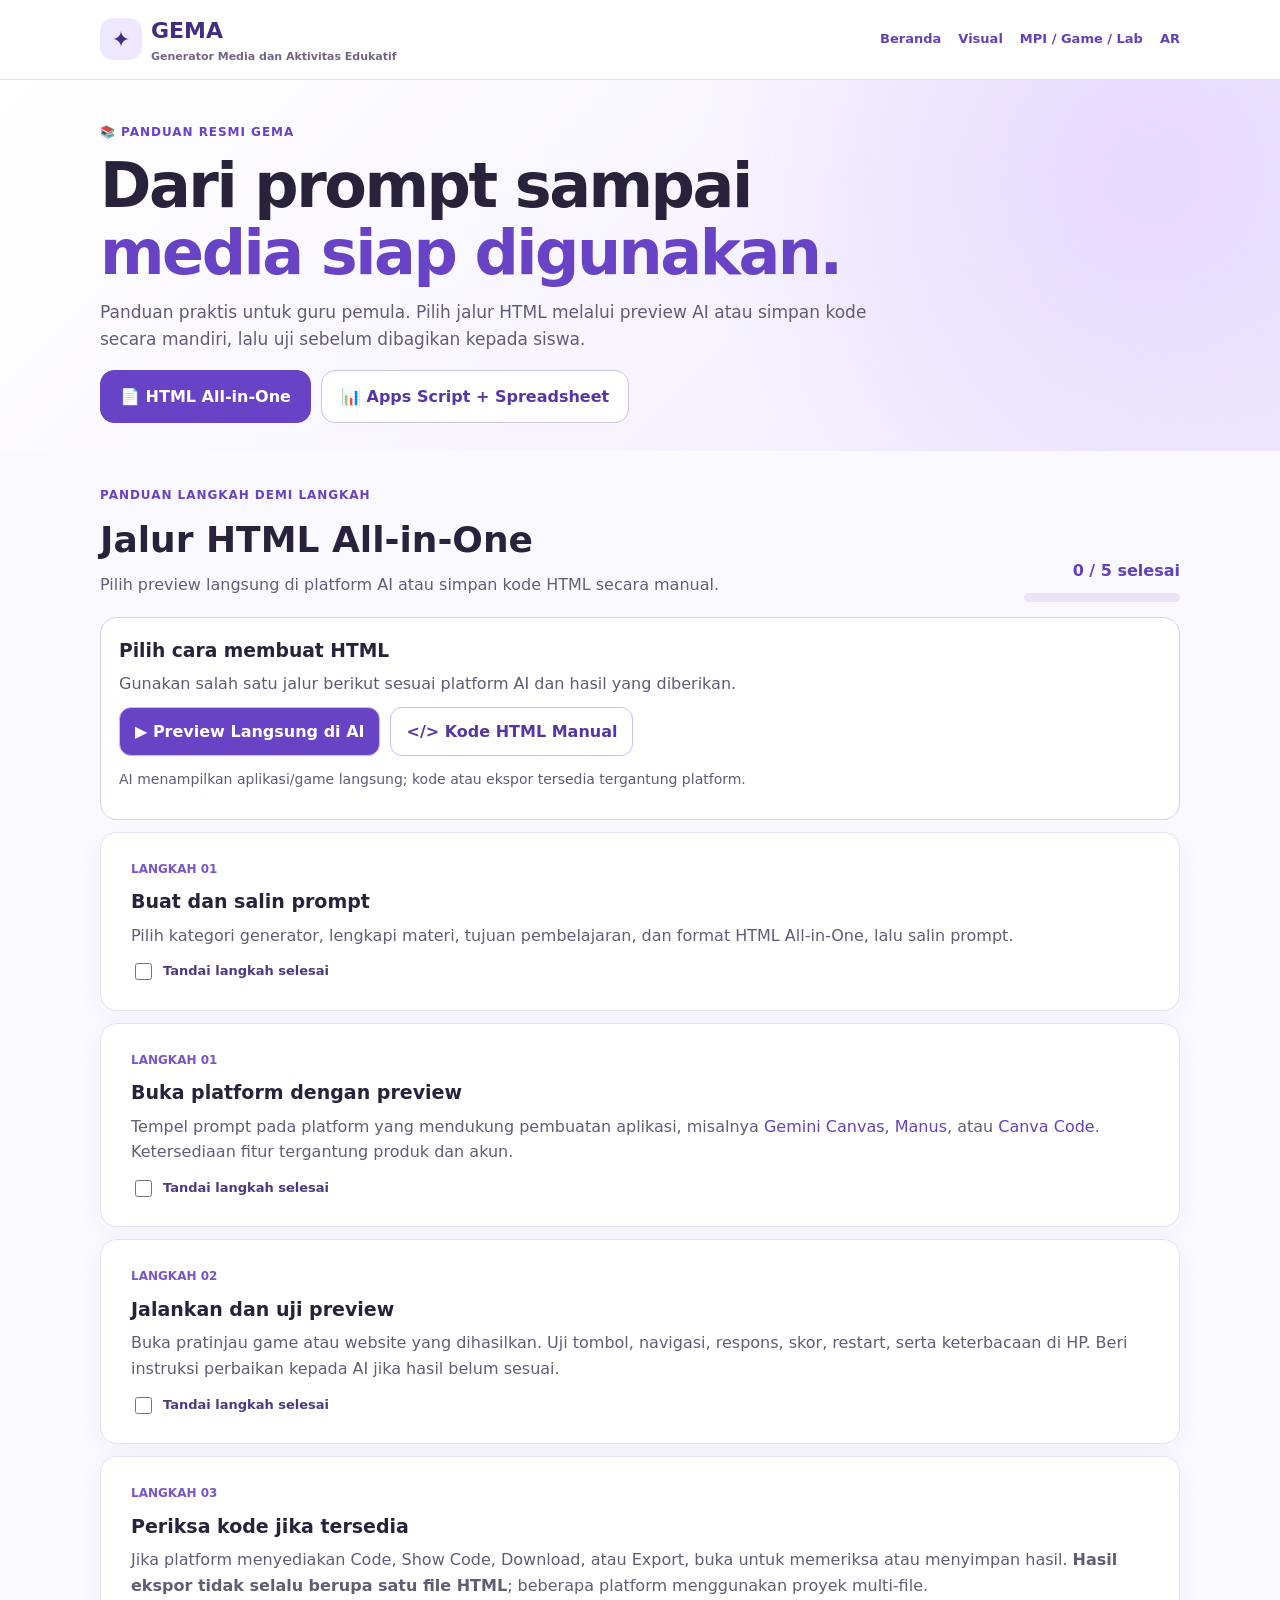
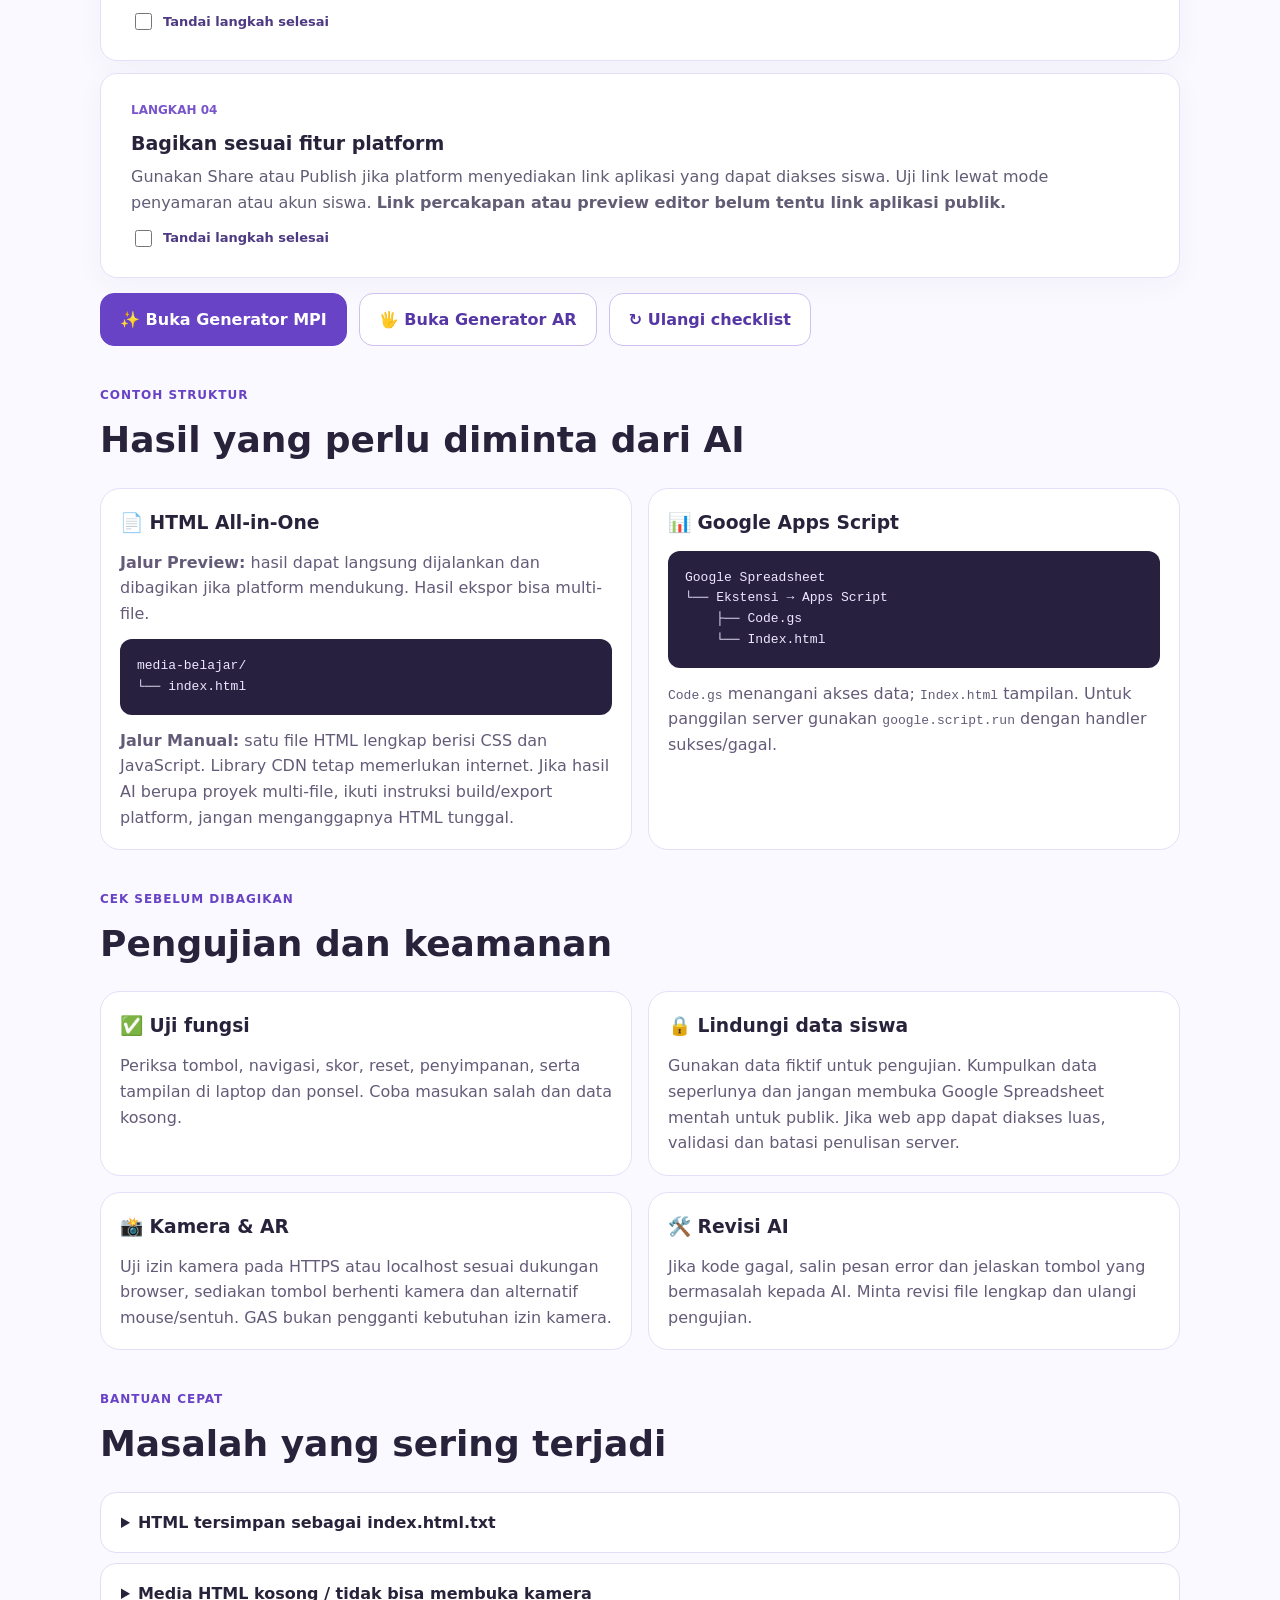
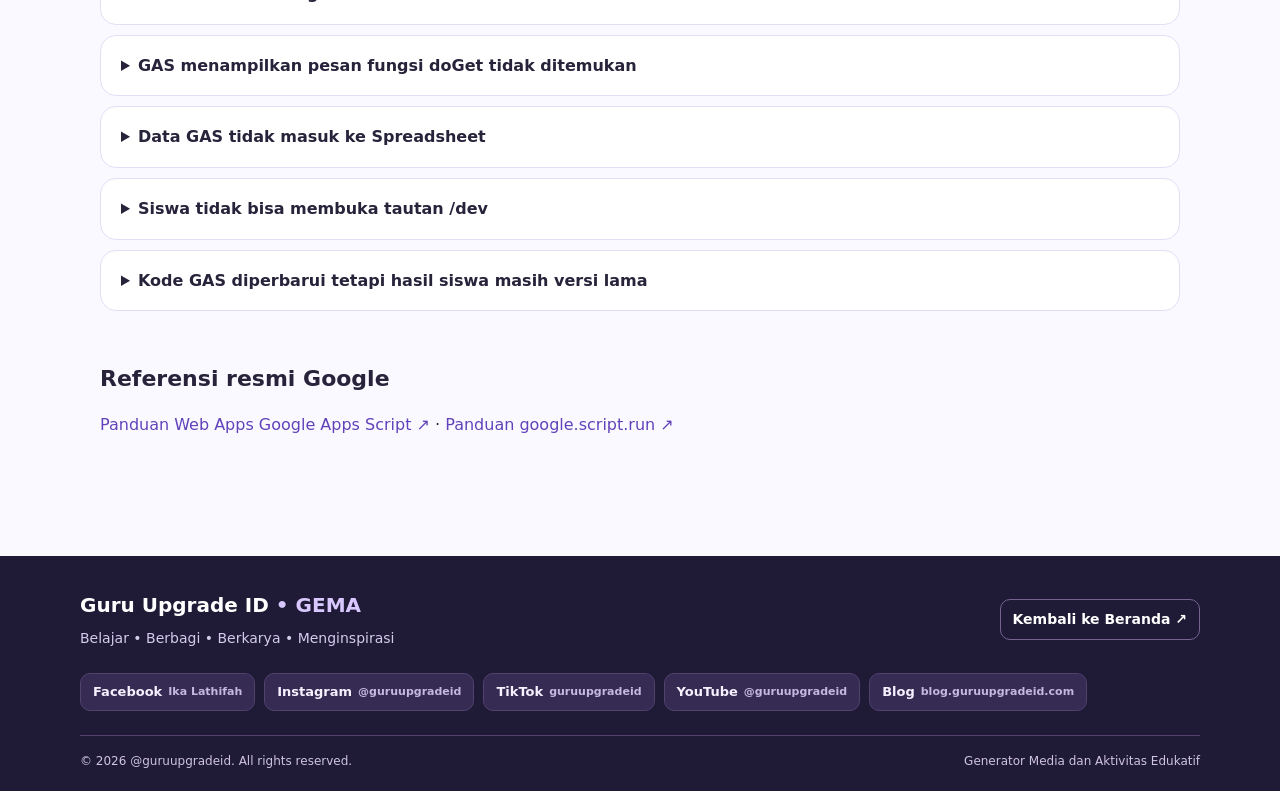
<file: panduan/index.html>
<!DOCTYPE html>

<html lang="id"><head><meta charset="utf-8"/><meta content="width=device-width,initial-scale=1" name="viewport"/><meta content="Panduan Praktis GEMA: tutorial visual langkah demi langkah membuat media belajar HTML All-in-One dan Google Apps Script bersama Google Sheets." name="description"/><title>Panduan Praktis GEMA | HTML &amp; Google Apps Script</title><link href="style.css" rel="stylesheet"/><link href="../shared/gema-polish.css" rel="stylesheet"/></head><body>
<header class="top"><div class="wrap top-inner"><a class="brand" href="../index.html"><span class="logo">✦</span><span>GEMA <small>Generator Media dan Aktivitas Edukatif</small></span></a><nav aria-label="Navigasi halaman"><a href="../index.html">Beranda</a><a href="../visual/index.html">Visual</a><a href="../interaktif/index.html?mode=mpi#generator">MPI / Game / Lab</a><a href="../ar/index.html">AR</a></nav></div></header>
<main><section class="hero"><div class="wrap"><span class="eyebrow">📚 PANDUAN RESMI GEMA</span><h1>Dari prompt sampai <em>media siap digunakan.</em></h1><p>Panduan praktis untuk guru pemula. Pilih jalur HTML melalui preview AI atau simpan kode secara mandiri, lalu uji sebelum dibagikan kepada siswa.</p><div aria-label="Pilih jalur panduan" class="switch" role="group"><button aria-pressed="true" class="selected" data-tab="html" id="btn-html" type="button">📄 HTML All-in-One</button><button aria-pressed="false" data-tab="gas" id="btn-gas" type="button">📊 Apps Script + Spreadsheet</button></div></div></section>
<section class="wrap" id="tutorial"><div class="section-header"><div><span class="eyebrow">PANDUAN LANGKAH DEMI LANGKAH</span><h2 id="path-title">Jalur HTML All-in-One</h2><p id="path-detail">Pilih preview langsung di platform AI atau simpan kode HTML manual.</p></div><div class="progress-box"><b id="progress">0 / 5 selesai</b><div class="progressbar"><span id="progressfill"></span></div></div></div>
<div class="steps" id="panel-html"><div class="route-picker"><h3>Pilih cara membuat HTML</h3><p>Gunakan salah satu jalur berikut sesuai platform AI dan hasil yang diberikan.</p><div aria-label="Pilih jalur HTML" class="route-switch" role="group"><button aria-pressed="true" class="selected" data-html-route="preview" id="btn-preview" type="button">▶ Preview Langsung di AI</button><button aria-pressed="false" data-html-route="manual" id="btn-manual" type="button">&lt;/&gt; Kode HTML Manual</button></div><p class="route-note" id="html-route-detail">AI dapat menampilkan aplikasi atau game langsung; kode/ekspor opsional sesuai kemampuan platform.</p></div><article class="step" id="html-common-1"><div class="step-copy"><span class="step-no">LANGKAH 01</span><h3>Buat dan salin prompt</h3><p>Pilih kategori generator, lengkapi materi, tujuan pembelajaran, dan format HTML All-in-One, lalu salin prompt.</p><label class="checked"><input data-track="html-common-1" type="checkbox"/> Tandai langkah selesai</label></div></article><div class="route-steps" id="html-route-preview"><article class="step" id="html-preview-0"><div class="step-copy"><span class="step-no">LANGKAH 01</span><h3>Buka platform dengan preview</h3><p>Tempel prompt pada platform yang mendukung pembuatan aplikasi, misalnya <a href="https://gemini.google.com/" rel="noopener noreferrer" target="_blank">Gemini Canvas</a>, <a href="https://manus.im/" rel="noopener noreferrer" target="_blank">Manus</a>, atau <a href="https://www.canva.com/ai-code-generator/" rel="noopener noreferrer" target="_blank">Canva Code</a>. Ketersediaan fitur tergantung produk dan akun.</p><label class="checked"><input data-track="html-preview-0" type="checkbox"/> Tandai langkah selesai</label></div></article><article class="step" id="html-preview-1"><div class="step-copy"><span class="step-no">LANGKAH 02</span><h3>Jalankan dan uji preview</h3><p>Buka pratinjau game atau website yang dihasilkan. Uji tombol, navigasi, respons, skor, restart, serta keterbacaan di HP. Beri instruksi perbaikan kepada AI jika hasil belum sesuai.</p><label class="checked"><input data-track="html-preview-1" type="checkbox"/> Tandai langkah selesai</label></div></article><article class="step" id="html-preview-2"><div class="step-copy"><span class="step-no">LANGKAH 03</span><h3>Periksa kode jika tersedia</h3><p>Jika platform menyediakan Code, Show Code, Download, atau Export, buka untuk memeriksa atau menyimpan hasil. <strong>Hasil ekspor tidak selalu berupa satu file HTML</strong>; beberapa platform menggunakan proyek multi-file.</p><label class="checked"><input data-track="html-preview-2" type="checkbox"/> Tandai langkah selesai</label></div></article><article class="step" id="html-preview-3"><div class="step-copy"><span class="step-no">LANGKAH 04</span><h3>Bagikan sesuai fitur platform</h3><p>Gunakan Share atau Publish jika platform menyediakan link aplikasi yang dapat diakses siswa. Uji link lewat mode penyamaran atau akun siswa. <strong>Link percakapan atau preview editor belum tentu link aplikasi publik.</strong></p><label class="checked"><input data-track="html-preview-3" type="checkbox"/> Tandai langkah selesai</label></div></article></div><div class="route-steps hidden" id="html-route-manual"><article class="step" id="html-manual-0"><div class="step-copy"><span class="step-no">LANGKAH 01</span><h3>Minta kode HTML lengkap</h3><p>Gunakan AI yang dapat memberikan source code, lalu minta satu file HTML lengkap dari <code>&lt;!doctype html&gt;</code> sampai <code>&lt;/html&gt;</code>, termasuk CSS dan JavaScript bila memungkinkan.</p><label class="checked"><input data-track="html-manual-0" type="checkbox"/> Tandai langkah selesai</label></div></article><article class="step" id="html-manual-1"><div class="step-copy"><span class="step-no">LANGKAH 02</span><h3>Simpan sebagai index.html</h3><p>Tempel kode di VS Code atau editor teks, lalu simpan sebagai <code>index.html</code> dengan encoding UTF-8. Pastikan bukan <code>index.html.txt</code>.</p><label class="checked"><input data-track="html-manual-1" type="checkbox"/> Tandai langkah selesai</label></div></article><article class="step" id="html-manual-2"><div class="step-copy"><span class="step-no">LANGKAH 03</span><h3>Jalankan dan uji media</h3><p>Buka file HTML melalui browser. Untuk fitur kamera, fetch, modul, atau library tertentu, mungkin diperlukan localhost atau hosting HTTPS. Uji tombol, skor, restart, dan tampilan mobile.</p><label class="checked"><input data-track="html-manual-2" type="checkbox"/> Tandai langkah selesai</label></div></article><article class="step" id="html-manual-3"><div class="step-copy"><span class="step-no">LANGKAH 04</span><h3>Publikasikan bila ingin tautan siswa</h3><p>Untuk membagikan media sebagai URL, unggah ke hosting web statis seperti GitHub Pages; uji tautannya dari perangkat lain. Jangan menyimpan API key atau data pribadi di HTML publik.</p><label class="checked"><input data-track="html-manual-3" type="checkbox"/> Tandai langkah selesai</label></div></article></div></div><div class="steps hidden" id="panel-gas"><article class="step" id="gas-step-1"><div class="step-copy"><span class="step-no">LANGKAH 01</span><h3>Buat Google Spreadsheet</h3><p>Buka sheets.google.com, buat spreadsheet baru, beri nama misalnya Hasil Belajar GEMA. Siapkan sheet dan judul kolom persis seperti yang ditulis AI.</p><label class="checked"><input data-track="gas-1" type="checkbox"/> Tandai langkah selesai</label></div></article>
<article class="step" id="gas-step-2"><div class="step-copy"><span class="step-no">LANGKAH 02</span><h3>Buka editor Apps Script</h3><p>Dari Spreadsheet pilih Ekstensi → Apps Script. Proyek terikat Spreadsheet memudahkan penggunaan SpreadsheetApp.getActiveSpreadsheet(); untuk proyek mandiri gunakan ID Spreadsheet sesuai kode AI.</p><label class="checked"><input data-track="gas-2" type="checkbox"/> Tandai langkah selesai</label></div></article>
<article class="step" id="gas-step-3"><div class="step-copy"><span class="step-no">LANGKAH 03</span><h3>Isi Code.gs</h3><p>Hapus kode contoh bila tidak diperlukan, lalu tempel seluruh kode backend dari AI ke Code.gs. Periksa nama fungsi doGet() dan fungsi penyimpanan.</p><label class="checked"><input data-track="gas-3" type="checkbox"/> Tandai langkah selesai</label></div></article>
<article class="step" id="gas-step-4"><div class="step-copy"><span class="step-no">LANGKAH 04</span><h3>Buat dan isi Index.html</h3><p>Klik tanda + → HTML, beri nama Index (tanpa mengetik dua kali ekstensi .html). Tempel kode antarmuka dari AI ke file Index.html. Pastikan pemanggilan server menggunakan google.script.run bila diperlukan.</p><label class="checked"><input data-track="gas-4" type="checkbox"/> Tandai langkah selesai</label></div></article>
<article class="step" id="gas-step-5"><div class="step-copy"><span class="step-no">LANGKAH 05</span><h3>Simpan, siapkan, dan beri izin</h3><p>Simpan proyek. Jika AI menyertakan fungsi setup, periksa apa yang diubah lalu jalankan sekali dari editor sesuai instruksi. Setujui izin hanya jika sesuai kebutuhan; jangan meneruskan bila izin terlalu luas atau tidak dipahami.</p><label class="checked"><input data-track="gas-5" type="checkbox"/> Tandai langkah selesai</label></div></article>
<article class="step" id="gas-step-6"><div class="step-copy"><span class="step-no">LANGKAH 06</span><h3>Deploy sebagai Web App</h3><p>Klik Deploy → New deployment → ikon jenis → Web app. Pilih Execute as dan Who has access sesuai tujuan. Untuk penyimpanan terpusat, sering digunakan Execute as: Me, tetapi batasi akses dan validasi input karena aplikasi akan berjalan dengan izin pemilik.</p><label class="checked"><input data-track="gas-6" type="checkbox"/> Tandai langkah selesai</label></div></article>
<article class="step" id="gas-step-7"><div class="step-copy"><span class="step-no">LANGKAH 07</span><h3>Uji tautan lalu bagikan</h3><p>Gunakan Test deployments (/dev) untuk editor; gunakan tautan deployment (/exec) untuk siswa sesuai izin akses. Uji dengan data fiktif dan pastikan baris benar-benar masuk Sheet; setiap perubahan kode produksi memerlukan pembaruan deployment.</p><label class="checked"><input data-track="gas-7" type="checkbox"/> Tandai langkah selesai</label></div></article></div><div class="next-actions"><a class="btn solid" href="../interaktif/index.html?mode=mpi#generator">✨ Buka Generator MPI</a><a class="btn outlined" href="../ar/index.html">🖐️ Buka Generator AR</a><button class="btn outlined" id="reset-progress" type="button">↻ Ulangi checklist</button></div></section>
<section class="wrap" id="files"><div class="section-header"><div><span class="eyebrow">CONTOH STRUKTUR</span><h2>Hasil yang perlu diminta dari AI</h2></div></div><div class="file-grid"><article class="tile"><h3>📄 HTML All-in-One</h3><p><strong>Jalur Preview:</strong> hasil dapat langsung dijalankan dan dibagikan jika platform mendukung. Hasil ekspor bisa multi-file.</p><pre>media-belajar/
└── index.html</pre><p><strong>Jalur Manual:</strong> satu file HTML lengkap berisi CSS dan JavaScript. Library CDN tetap memerlukan internet. Jika hasil AI berupa proyek multi-file, ikuti instruksi build/export platform, jangan menganggapnya HTML tunggal.</p></article><article class="tile"><h3>📊 Google Apps Script</h3><pre>Google Spreadsheet
└── Ekstensi → Apps Script
    ├── Code.gs
    └── Index.html</pre><p><code>Code.gs</code> menangani akses data; <code>Index.html</code> tampilan. Untuk panggilan server gunakan <code>google.script.run</code> dengan handler sukses/gagal.</p></article></div></section>
<section class="wrap" id="tips"><div class="section-header"><div><span class="eyebrow">CEK SEBELUM DIBAGIKAN</span><h2>Pengujian dan keamanan</h2></div></div><div class="tip-grid"><article class="tile"><h3>✅ Uji fungsi</h3><p>Periksa tombol, navigasi, skor, reset, penyimpanan, serta tampilan di laptop dan ponsel. Coba masukan salah dan data kosong.</p></article><article class="tile"><h3>🔒 Lindungi data siswa</h3><p>Gunakan data fiktif untuk pengujian. Kumpulkan data seperlunya dan jangan membuka Google Spreadsheet mentah untuk publik. Jika web app dapat diakses luas, validasi dan batasi penulisan server.</p></article><article class="tile"><h3>📸 Kamera &amp; AR</h3><p>Uji izin kamera pada HTTPS atau localhost sesuai dukungan browser, sediakan tombol berhenti kamera dan alternatif mouse/sentuh. GAS bukan pengganti kebutuhan izin kamera.</p></article><article class="tile"><h3>🛠️ Revisi AI</h3><p>Jika kode gagal, salin pesan error dan jelaskan tombol yang bermasalah kepada AI. Minta revisi file lengkap dan ulangi pengujian.</p></article></div></section>
<section class="wrap" id="troubleshoot"><div class="section-header"><div><span class="eyebrow">BANTUAN CEPAT</span><h2>Masalah yang sering terjadi</h2></div></div><div class="faq"><details><summary>HTML tersimpan sebagai index.html.txt</summary><p>Aktifkan tampilan ekstensi file dan ganti menjadi <code>index.html</code>. Saat menyimpan di editor teks Windows, gunakan jenis berkas “All Files”.</p></details><details><summary>Media HTML kosong / tidak bisa membuka kamera</summary><p>Periksa Console browser. Beberapa fitur membutuhkan HTTPS atau localhost dan library dari internet; file lokal langsung tidak selalu cukup.</p></details><details><summary>GAS menampilkan pesan fungsi doGet tidak ditemukan</summary><p>Pastikan ada <code>function doGet()</code> di Code.gs yang mengembalikan HtmlService, lalu simpan dan perbarui deployment.</p></details><details><summary>Data GAS tidak masuk ke Spreadsheet</summary><p>Periksa nama sheet, pemilihan spreadsheet terikat vs memakai ID, izin, dan error pada Executions. Pastikan fungsi yang dipanggil lewat <code>google.script.run</code> benar, dengan <code>withFailureHandler</code>.</p></details><details><summary>Siswa tidak bisa membuka tautan /dev</summary><p>URL <code>/dev</code> adalah untuk penguji yang memiliki akses edit proyek. Bagikan URL Web App deployment <code>/exec</code> dengan pengaturan akses yang sesuai kebijakan sekolah.</p></details><details><summary>Kode GAS diperbarui tetapi hasil siswa masih versi lama</summary><p>Buka Deploy → Manage deployments → Edit, pilih versi baru, kemudian deploy pembaruan. Simpan kode saja tidak otomatis memperbarui URL produksi.</p></details></div></section>
<section class="wrap refs"><h2>Referensi resmi Google</h2><p><a href="https://developers.google.com/apps-script/guides/web" rel="noopener noreferrer" target="_blank">Panduan Web Apps Google Apps Script ↗</a> · <a href="https://developers.google.com/apps-script/guides/html/communication" rel="noopener noreferrer" target="_blank">Panduan google.script.run ↗</a></p></section>
</main><footer aria-label="Footer Guru Upgrade ID" class="gema-footer"><div class="gema-footer-shell"><div class="gema-footer-head"><div><strong class="gema-footer-title">Guru Upgrade ID <span>• GEMA</span></strong><p class="gema-footer-tagline">Belajar • Berbagi • Berkarya • Menginspirasi</p></div><a class="gema-footer-home" href="../index.html">Kembali ke Beranda ↗</a></div><div aria-label="Media sosial Guru Upgrade ID" class="gema-footer-social"><a href="https://www.facebook.com/search/top?q=Ika%20Lathifah" rel="noopener noreferrer" target="_blank"><b>Facebook</b><small>Ika Lathifah</small></a><a href="https://www.instagram.com/guruupgradeid/" rel="noopener noreferrer" target="_blank"><b>Instagram</b><small>@guruupgradeid</small></a><a href="https://www.tiktok.com/@guruupgradeid" rel="noopener noreferrer" target="_blank"><b>TikTok</b><small>guruupgradeid</small></a><a href="https://www.youtube.com/@guruupgradeid" rel="noopener noreferrer" target="_blank"><b>YouTube</b><small>@guruupgradeid</small></a><a href="https://blog.guruupgradeid.com/" rel="noopener noreferrer" target="_blank"><b>Blog</b><small>blog.guruupgradeid.com</small></a></div><div class="gema-footer-bottom"><span>© 2026 @guruupgradeid. All rights reserved.</span><span>Generator Media dan Aktivitas Edukatif</span></div></div></footer><script src="script.js"></script></body></html>
</file>
<file: shared/gema-polish.css>
/* GEMA v11 shared visual polish */
:root{--gema-purple:#6747bf;--gema-border:#e7e3f2}
html{scroll-behavior:smooth}body{overflow-x:hidden}img,video,iframe{max-width:100%}button,a,input,select,textarea{font-family:inherit}button,a{touch-action:manipulation}a:focus-visible,button:focus-visible,input:focus-visible,select:focus-visible,textarea:focus-visible{outline:3px solid #b09cff;outline-offset:3px}
.gema-footer{background:#1f1a36!important;color:#f5f1ff!important;border:0!important;margin-top:52px;padding:0!important;font-family:Inter,system-ui,Segoe UI,Arial,sans-serif!important;font-size:14px!important;line-height:1.5!important;text-align:left!important}
.gema-footer *{box-sizing:border-box}.gema-footer-shell{width:min(1120px,calc(100% - 36px));margin:auto;padding:34px 0 21px}.gema-footer-head{display:flex;justify-content:space-between;align-items:center;gap:18px;flex-wrap:wrap}.gema-footer-title{font-size:20px;font-weight:850;color:#fff}.gema-footer-title span{color:#d9c8ff}.gema-footer-tagline{color:#d5cbed!important;margin:8px 0 0!important;font-size:14px!important}.gema-footer-home{color:#fff!important;border:1px solid #73658d;padding:9px 12px;border-radius:10px;text-decoration:none!important;font-weight:700}.gema-footer-social{display:flex;gap:9px;flex-wrap:wrap;margin:24px 0}.gema-footer-social a{display:inline-flex;align-items:center;gap:6px;background:#352b53;border:1px solid #51416f;color:#f7f1ff!important;text-decoration:none!important;padding:8px 12px;border-radius:10px;font-weight:650;font-size:13px}.gema-footer-social a:hover,.gema-footer-home:hover{background:#584579}.gema-footer-social small{color:#c6b8df;font-size:11px}.gema-footer-bottom{display:flex;justify-content:space-between;gap:8px;flex-wrap:wrap;padding-top:16px;border-top:1px solid #51416f;color:#cfc4e2;font-size:12px}
@media(max-width:700px){.gema-footer-shell{padding:27px 0 18px}.gema-footer-head{align-items:flex-start}.gema-footer-social{gap:7px}.gema-footer-social a{padding:9px 11px}.gema-footer-bottom{flex-direction:column}.gema-footer{margin-top:36px}}

@media(max-width:760px){.container,.wrap{max-width:100%} .top-inner nav,.nav-links{max-width:100%;overflow-wrap:anywhere}}
</file>
<file: ar/style.css>
*{box-sizing:border-box}body{margin:0;background:#f8f7ff;color:#241d3e;font:16px/1.6 system-ui,-apple-system,Segoe UI,sans-serif}.wrap{width:min(1000px,calc(100% - 30px));margin:auto}header{background:white;border-bottom:1px solid #e2dcf3;position:sticky;top:0;z-index:2}.nav{padding:14px 0;display:flex;justify-content:space-between;gap:12px;align-items:center;flex-wrap:wrap}.brand{font-weight:900;font-size:22px;color:#593abd}nav{display:flex;flex-wrap:wrap;gap:12px}a{color:#6347af;text-decoration:none}nav a{font-size:14px;font-weight:700}.hero{padding:48px 0 26px}.hero h1{font-size:clamp(30px,5vw,53px);line-height:1.1;margin:15px 0}.hero p{max-width:750px}.eyebrow{font-size:12px;letter-spacing:.12em;color:#7159b1;font-weight:900}.panel{border:1px solid #e3dff0;background:#fff;border-radius:22px;padding:26px;margin:18px 0;box-shadow:0 8px 25px #38236a0a}.panel h2{font-size:21px;margin:0 0 20px}.grid{display:grid;grid-template-columns:1fr 1fr;gap:16px}.wide{grid-column:1/-1}label{display:flex;flex-direction:column;font-size:14px;font-weight:750;gap:6px}input,select,textarea{width:100%;border:1px solid #cfc8df;border-radius:12px;background:#fff;color:#241d3e;font:inherit;padding:12px;min-height:47px}textarea{resize:vertical}input:focus,select:focus,textarea:focus{outline:2px solid #825ded;outline-offset:1px}.hint{background:#eeeafa;padding:12px 15px;border-radius:12px;font-size:14px;color:#514473}.primary{border:0;border-radius:12px;padding:13px 20px;background:#6e4bd2;color:white;font-size:15px;font-weight:800;cursor:pointer}.links{display:flex;gap:8px;flex-wrap:wrap}.links a{border:1px solid #d7cff2;padding:8px 12px;border-radius:10px;background:#f6f2ff;font-weight:700}.result textarea{margin:0 0 12px;min-height:250px}#status{margin-left:10px}footer{padding:28px;text-align:center;font-size:14px;color:#6d6385}@media(max-width:650px){.grid{grid-template-columns:1fr}.wide{grid-column:auto}.panel{padding:18px}.hero{padding-top:30px}nav{gap:8px}}
/* Body movement quiz settings */
.body-choice-config{margin-top:14px;padding:15px;border:1px solid #d9d1ef;border-radius:14px;background:#f7f4ff}.body-choice-config[hidden]{display:none!important}.body-choice-config .hint{line-height:1.55}
</file>
<file: interaktif/css/style.css>
:root{--purple:#7356d8;--purple2:#9b83ef;--purple3:#eee9ff;--ink:#29233d;--muted:#6d6782;--white:#fff;--line:#e6e0f7;--bg:#faf9ff;--soft:#f3efff;--radius:22px}*{box-sizing:border-box}html{scroll-behavior:smooth}body{margin:0;font-family:Inter,ui-sans-serif,system-ui,-apple-system,BlinkMacSystemFont,"Segoe UI",sans-serif;color:var(--ink);background:var(--bg);line-height:1.55}button,input,select,textarea{font:inherit}.container{width:min(1180px,92%);margin:auto}.hero{position:relative;min-height:690px;overflow:hidden;color:#fff;background:#7f68dc}.hero-image{position:absolute;inset:0;background:url("../images/hero-interaktif.png") center/cover no-repeat}.hero-shade{position:absolute;inset:0;background:linear-gradient(90deg,rgba(63,42,130,.84) 0%,rgba(79,53,151,.61) 38%,rgba(80,54,150,.08) 72%)}.nav{height:84px;position:relative;z-index:3;display:flex;align-items:center;justify-content:space-between}.brand{display:flex;align-items:center;gap:11px;color:#fff;text-decoration:none;font-weight:800}.brand img{width:50px;height:50px;border-radius:50%;object-fit:cover;border:2px solid rgba(255,255,255,.75)}.nav-link{color:#fff;text-decoration:none;font-weight:700;background:rgba(255,255,255,.15);padding:10px 16px;border:1px solid rgba(255,255,255,.25);border-radius:999px}.hero-content{position:relative;z-index:2;padding:95px 0 90px;max-width:720px}.eyebrow{display:inline-block;font-size:.75rem;letter-spacing:.14em;font-weight:900;background:rgba(255,255,255,.16);padding:8px 12px;border:1px solid rgba(255,255,255,.24);border-radius:999px}.eyebrow.dark{color:var(--purple);background:var(--purple3);border:none}.hero h1{font-size:clamp(2.5rem,6vw,5.2rem);line-height:.98;margin:20px 0}.hero h1 span{color:#e7ddff}.lead{font-size:clamp(1rem,2vw,1.18rem);max-width:680px;color:#f3efff}.tagline{font-weight:800;color:#e4dcff}.hero-actions{display:flex;gap:12px;flex-wrap:wrap;margin-top:28px}.btn{min-height:48px;padding:13px 20px;border-radius:14px;text-decoration:none;font-weight:850;display:inline-flex;align-items:center}.btn.primary{background:#fff;color:var(--purple)}.btn.glass{color:#fff;background:rgba(255,255,255,.13);border:1px solid rgba(255,255,255,.25)}.notice-section{padding:55px 0 30px}.notice{display:flex;gap:16px;background:linear-gradient(135deg,#f3efff,#fff);border:1px solid var(--line);padding:22px;border-radius:var(--radius)}.notice-icon{font-size:1.8rem}.notice p{margin:.35rem 0 0;color:var(--muted)}.steps{display:grid;grid-template-columns:repeat(4,1fr);gap:14px;margin-top:22px}.steps article{background:#fff;border:1px solid var(--line);padding:18px;border-radius:18px}.steps b{color:var(--purple);font-size:1.4rem}.steps h3{margin:6px 0 2px}.steps p{margin:0;color:var(--muted);font-size:.9rem}.generator-section{padding:50px 0 80px}.section-head{text-align:center;max-width:760px;margin:0 auto 30px}.section-head h2{font-size:clamp(2rem,4vw,3rem);margin:10px 0}.section-head p{color:var(--muted)}.mode-grid{display:grid;grid-template-columns:repeat(3,1fr);gap:16px;margin-bottom:22px}.mode-card{border:1px solid var(--line);background:#fff;border-radius:22px;padding:20px;text-align:left;display:grid;grid-template-columns:auto 1fr auto;gap:14px;align-items:center;cursor:pointer;min-height:100px;color:var(--ink)}.mode-card.active{border:2px solid var(--purple);background:var(--soft)}.mode-icon{font-size:2.2rem}.mode-card strong{display:block;font-size:1.05rem}.mode-card small{display:block;color:var(--muted);margin-top:4px}.mode-card i{display:none;font-style:normal;background:var(--purple);color:#fff;border-radius:50%;width:27px;height:27px;place-items:center}.mode-card.active i{display:grid}.form-shell{display:grid;grid-template-columns:minmax(0,1fr) 310px;gap:22px;align-items:start}.form-main{min-width:0}.form-block{background:#fff;border:1px solid var(--line);border-radius:var(--radius);padding:22px;margin-bottom:16px}.block-title{display:flex;gap:13px;align-items:flex-start;margin-bottom:20px}.block-title>span{flex:0 0 34px;height:34px;border-radius:50%;display:grid;place-items:center;background:var(--purple);color:#fff;font-weight:900}.block-title h3{margin:0}.block-title p{margin:2px 0 0;color:var(--muted);font-size:.9rem}.fields{display:grid;grid-template-columns:1fr 1fr;gap:15px}.fields label{display:flex;flex-direction:column;gap:7px;font-weight:750;font-size:.92rem}.span2{grid-column:1/-1}input,select,textarea{width:100%;border:1px solid #dcd5ef;background:#fcfbff;border-radius:13px;padding:13px 14px;color:var(--ink);outline:none}input:focus,select:focus,textarea:focus{border-color:var(--purple);box-shadow:0 0 0 3px rgba(115,86,216,.11)}textarea{resize:vertical}.mini-label{font-weight:800;margin:20px 0 10px}.chips{display:flex;flex-wrap:wrap;gap:9px}.chips label input{position:absolute;opacity:0;pointer-events:none}.chips span{display:block;border:1px solid var(--line);background:#fff;border-radius:999px;padding:10px 13px;font-size:.88rem;cursor:pointer}.chips input:checked+span{border-color:var(--purple);background:var(--soft);color:#5d42c0;font-weight:800}.game-grid{display:grid;grid-template-columns:repeat(3,1fr);gap:10px}.game-choice input{position:absolute;opacity:0}.game-choice>span{height:100%;display:flex;flex-direction:column;align-items:flex-start;border:1px solid var(--line);border-radius:16px;padding:14px;cursor:pointer;font-size:1.35rem}.game-choice b{font-size:.94rem;margin-top:5px}.game-choice small{font-size:.78rem;color:var(--muted);margin-top:3px}.game-choice input:checked+span{border:2px solid var(--purple);background:var(--soft)}.top-gap{margin-top:18px}.summary{position:sticky;top:16px;background:linear-gradient(160deg,#30265a,#6b51c7);color:#fff;border-radius:var(--radius);padding:24px}.summary-badge{font-size:.7rem;font-weight:900;letter-spacing:.08em;background:rgba(255,255,255,.15);padding:7px 10px;border-radius:999px}.summary h3{font-size:1.6rem;margin:15px 0 6px}.summary>p{color:#ded6fa}.summary-list{display:grid;gap:8px;margin:20px 0}.summary-list span{font-size:.9rem}.ai-targets{border-top:1px solid rgba(255,255,255,.2);padding-top:16px;display:flex;gap:7px;flex-wrap:wrap}.ai-targets b{width:100%;font-size:.85rem}.ai-targets span{font-size:.72rem;background:rgba(255,255,255,.12);padding:6px 8px;border-radius:8px}.generate-btn{width:100%;border:0;border-radius:15px;background:linear-gradient(135deg,var(--purple),var(--purple2));color:#fff;font-weight:900;padding:16px;cursor:pointer;font-size:1rem}.validation{color:#b42318;font-weight:700}.hidden{display:none!important}.result{margin-top:35px;background:#fff;border:1px solid var(--line);border-radius:var(--radius);padding:24px}.result-head{display:flex;justify-content:space-between;gap:18px;align-items:center;margin-bottom:15px}.result-head h2{margin:7px 0 0}.copy-btn,.edit-btn{border:0;border-radius:12px;padding:12px 16px;font-weight:850;cursor:pointer}.copy-btn{background:var(--purple);color:#fff}.edit-btn{background:var(--soft);color:var(--purple);margin-top:12px}#promptOutput{min-height:520px;font-family:ui-monospace,SFMono-Regular,Menlo,monospace;font-size:.85rem;line-height:1.55;background:#262033;color:#f7f4ff;border:0}.copy-status{color:#18864b;font-weight:750;margin-top:7px}footer{background:#28213f;color:#fff;padding:30px 0}.footer-wrap{display:flex;align-items:center;justify-content:space-between;gap:20px;flex-wrap:wrap}.footer-brand{display:flex;gap:12px;align-items:center}.footer-brand img{width:52px;height:52px;border-radius:50%;object-fit:cover}.footer-brand p{margin:3px 0 0;color:#cfc7e8;font-size:.85rem}.footer-wrap>p{color:#d8d1ef}@media(max-width:900px){.hero{min-height:620px}.hero-image{background-position:61% center}.hero-shade{background:linear-gradient(90deg,rgba(63,42,130,.88),rgba(70,48,140,.66),rgba(70,48,140,.25))}.form-shell{grid-template-columns:1fr}.summary{position:static}.steps{grid-template-columns:1fr 1fr}.game-grid{grid-template-columns:1fr 1fr}}@media(max-width:650px){.hero{min-height:650px}.nav{height:70px}.brand span{display:none}.hero-content{padding:70px 0 65px}.hero-shade{background:linear-gradient(180deg,rgba(58,39,126,.72),rgba(58,39,126,.82))}.hero h1{font-size:2.55rem}.mode-grid,.fields,.steps{grid-template-columns:1fr}.span2{grid-column:auto}.game-grid{grid-template-columns:1fr}.form-block{padding:18px}.result-head{align-items:flex-start;flex-direction:column}.copy-btn{width:100%}.footer-wrap{flex-direction:column;align-items:flex-start}.nav-link{font-size:.85rem}}


/* GEMA v2: Lab Maya simplified + Hasil & Integrasi */
.lab-auto-note{
  display:flex;flex-direction:column;gap:5px;
  margin:14px 0;padding:14px 16px;border-radius:16px;
  background:#f4f0ff;border:1px solid #e2d8ff;color:#453373
}
.lab-auto-note strong{font-size:14px}
.lab-auto-note span{font-size:13px;line-height:1.5;color:#6f6488}
.advanced-box{margin-top:14px;border:1px solid #e7e0f7;border-radius:16px;background:#fcfbff;overflow:hidden}
.advanced-box summary{cursor:pointer;padding:14px 16px;font-weight:800;color:#5b42a8;list-style:none}
.advanced-box summary::-webkit-details-marker{display:none}
.advanced-box[open] summary{border-bottom:1px solid #eee9f8}
.advanced-box .fields{padding:14px 16px 16px}
.advanced-help{margin:12px 16px 0;color:#766d87;font-size:13px;line-height:1.55}
.integration-settings{margin-top:14px}
.integration-settings label{display:flex;flex-direction:column;gap:7px;font-weight:700}
.integration-settings small{font-weight:500;color:#786f88;line-height:1.45}
.privacy-note{margin-top:14px;padding:12px 14px;border-radius:14px;background:#f7f7fb;border:1px solid #e8e6ef;color:#625d70;font-size:13px;line-height:1.5}

.ai-launch{margin:16px 0;padding:14px;border-radius:14px;border:1px solid rgba(146,115,228,.3);background:rgba(117,90,218,.07)}.summary .ai-launch{background:rgba(255,255,255,.12);border-color:rgba(255,255,255,.2)}.ai-launch>b{display:block;margin-bottom:10px}.ai-launch small{display:block;opacity:.8;margin-top:9px}.ai-links{display:flex;flex-wrap:wrap;gap:8px}.ai-links a{display:inline-flex;text-decoration:none;color:#6546ba;background:#f1ecff;border:1px solid #ded3ff;padding:9px 12px;font-size:.87rem;font-weight:800;border-radius:11px}.ai-links a:hover,.ai-links a:focus-visible{background:#dcd1ff;outline:2px solid #9e8bed}.integration-settings{padding:14px 16px;margin:14px 0;border:1px solid #e7def8;border-radius:12px;background:#f9f6ff}.privacy-note{margin-top:14px}.game-choice:focus-within>span{outline:2px solid #7c57ce;outline-offset:2px}

.repair-panel{margin-top:20px;padding:17px;background:#f8f6ff;border:1px solid #e5dcfa;border-radius:16px}.repair-panel h3{margin:0 0 6px}.repair-panel p{font-size:.9rem;color:#655f75}.repair-panel button{margin:5px 7px 4px 0}.repair-panel #helperStatus{color:#176a45;font-weight:700}

/* GEMA v5: panel pemain ringkas */
.game-participation{background:#f8f6ff;border:1px solid #e6e0f7;border-radius:18px;padding:18px}.game-participation .block-title{margin-bottom:12px}.game-participation .block-title>span{font-size:1rem}.game-participation .privacy-note{margin-top:14px}

/* Pemilih genre game ringkas */
.game-selector{max-width:100%;display:grid;gap:10px}.game-selector>label{display:grid;gap:8px;font-weight:800}.game-selector select{font-size:1rem;background:#fff;min-height:52px}.game-hint{border:1px solid #e2d9fa;background:#f8f5ff;border-radius:14px;padding:14px 16px}.game-hint strong{color:#5135a7}.game-hint p{margin:6px 0 0;color:#5b5370;line-height:1.5}
</file>
<file: panduan/style.css>
*{box-sizing:border-box}html{scroll-behavior:smooth}body{margin:0;font-family:Inter,system-ui,Segoe UI,Arial,sans-serif;color:#28233b;background:#faf9ff;line-height:1.6}a{color:#6142ba;text-decoration:none}a:hover{text-decoration:underline}.wrap{width:min(1080px,calc(100% - 34px));margin:auto}.top{background:#fff;border-bottom:1px solid #e7ddf8}.top-inner{display:flex;align-items:center;justify-content:space-between;gap:20px;padding:13px 0}.brand{display:flex;align-items:center;gap:9px;font-weight:900;font-size:22px;color:#432c83}.brand small{display:block;font-size:11px;font-weight:600;color:#726589}.logo{display:grid;place-items:center;width:42px;height:42px;background:#eee8ff;border-radius:13px}.top nav{display:flex;flex-wrap:wrap;gap:17px;font-size:13px;font-weight:800}.hero{padding:60px 0 50px;background:radial-gradient(circle at 90% 25%,#e5d8ff,transparent 38%),linear-gradient(135deg,#fff,#f1ebff)}.eyebrow{font-weight:900;letter-spacing:.08em;color:#6843c5;font-size:12px}h1{font-size:clamp(35px,5vw,62px);line-height:1.08;letter-spacing:-.04em;max-width:780px;margin:16px 0}h1 em{font-style:normal;color:#6843c5}.hero p{color:#625b77;max-width:780px;font-size:17px}.switch{display:flex;flex-wrap:wrap;gap:10px;margin-top:25px}.switch button,.btn{font:inherit;font-weight:850;border-radius:14px;padding:13px 19px;cursor:pointer;border:1px solid #cec0ef;background:#fff;color:#5536a4}.switch button.selected,.btn.solid{background:#6843c5;color:#fff;border-color:#6843c5}.subnote{font-size:12px!important}.section-header{display:flex;align-items:end;justify-content:space-between;gap:20px;margin:0 0 24px}.section-header h2{font-size:clamp(25px,3.2vw,36px);margin:4px 0}.section-header p{color:#655e78;margin:4px 0}.wrap#tutorial,.wrap#files,.wrap#tips,.wrap#troubleshoot{padding-top:62px}.progress-box{min-width:156px;max-width:185px;color:#6142ba;text-align:right}.progressbar{height:9px;background:#eae3fa;overflow:hidden;border-radius:50px;margin-top:9px}.progressbar span{display:block;height:100%;width:0;background:#6843c5;transition:width .2s}.steps{display:grid;gap:20px}.hidden{display:none!important}.step{display:grid;grid-template-columns:minmax(250px,.9fr) 1.35fr;min-height:194px;overflow:hidden;border:1px solid #e6dffa;background:#fff;border-radius:24px;box-shadow:0 7px 28px #41266c0b}.step-illustration{padding:30px;background:linear-gradient(145deg,#ece6ff,#d9e9ff);display:flex;flex-direction:column;justify-content:center;align-items:start;position:relative;overflow:hidden}.step-illustration:after{content:"";width:175px;height:175px;position:absolute;border:27px solid #ffffff50;border-radius:100%;right:-85px;bottom:-95px}.browser-dots{display:flex;gap:6px;margin-bottom:14px}.browser-dots i{width:10px;height:10px;background:#ad96df;border-radius:50%}.browser-dots i:first-child{background:#e09fa0}.browser-dots i:nth-child(2){background:#ebc875}.mini-caption{font-weight:800;color:#6345ad;font-size:12px;margin-bottom:7px}.step-illustration strong{font-size:clamp(17px,2.3vw,23px);line-height:1.35;color:#35216a;overflow-wrap:anywhere}.step-copy{padding:26px 30px}.step-no{color:#7955cb;font-weight:900;font-size:12px}.step h3{font-size:21px;margin:6px 0}.step p{color:#625c75;margin:0 0 17px}.checked{font-weight:700;color:#4d3a82;display:inline-flex;gap:8px;align-items:center;font-size:13px;cursor:pointer}.checked input{width:17px;height:17px;accent-color:#6843c5}.next-actions{display:flex;gap:12px;flex-wrap:wrap;margin-top:28px}.outlined{background:#fff}.file-grid,.tip-grid{display:grid;grid-template-columns:1fr 1fr;gap:16px}.tile{background:#fff;padding:24px;border-radius:20px;border:1px solid #e6dffa}.tile h3{margin:0 0 12px}.tile p{color:#645b78;margin:10px 0 0}.tile pre{background:#28203f;color:#eee7ff;padding:17px;overflow:auto;border-radius:12px;white-space:pre-wrap}.faq{display:grid;gap:10px}.faq details{border:1px solid #e5ddf5;background:#fff;padding:17px 20px;border-radius:16px}.faq summary{cursor:pointer;font-weight:850}.faq p{color:#625b77;margin-bottom:0}.refs{padding:50px 0}.refs h2{margin:0 0 8px;font-size:22px}footer{background:#fff;border-top:1px solid #e9e1f5}.footerline{padding:25px 0;display:flex;justify-content:space-between;gap:12px;flex-wrap:wrap;color:#706887;font-size:14px}@media(max-width:760px){.top-inner{align-items:start;flex-direction:column}.top nav{gap:12px}.hero{padding:43px 0}.section-header{align-items:start;flex-direction:column}.progress-box{width:100%;max-width:none;text-align:left}.step{grid-template-columns:1fr}.step-illustration{min-height:145px}.step-copy{padding:20px}.file-grid,.tip-grid{grid-template-columns:1fr}.switch button{flex:1 1 180px}.next-actions .btn{width:100%;text-align:center}}
.route-picker{background:#fff;border:1px solid #d9ccf5;border-radius:22px;padding:23px}.route-picker h3{margin:0 0 5px}.route-picker p{margin:0 0 14px;color:#615975}.route-switch{display:flex;gap:10px;flex-wrap:wrap}.route-switch button{font:inherit;font-weight:800;padding:11px 15px;border:1px solid #ccbbef;border-radius:12px;cursor:pointer;background:#fff;color:#5536a4}.route-switch button.selected{background:#6843c5;color:white}.route-note{margin:12px 0 0!important;font-size:14px}.route-steps{display:grid;gap:20px}.step-illustration small{position:relative;z-index:1;margin-top:15px;color:#64558b;font-size:11px}.wrap#screenshots{padding-top:62px}@media(max-width:760px){.route-switch button{flex:1 1 170px}}

/* v11: guide without screenshots; compact spacing */
.hero{padding:33px 0 25px!important}.hero h1{margin:10px 0 12px!important}.hero p{margin:0 0 12px!important}.switch{margin-top:16px!important}
.wrap#tutorial{padding-top:26px!important}.wrap#files,.wrap#tips,.wrap#troubleshoot{padding-top:35px!important}.section-header{margin-bottom:15px!important}.steps,.route-steps{gap:12px!important}.step{display:block!important;min-height:unset!important;border-radius:17px!important}.step-copy{padding:21px 24px!important}.step h3{font-size:19px!important}.step p{margin-bottom:12px!important}.route-picker{padding:18px!important;border-radius:17px!important}.route-picker p{margin-bottom:10px!important}.next-actions{margin-top:15px!important}.tile{padding:19px!important}
@media(min-width:1000px){.hero{padding:38px 0 28px!important}.wrap#tutorial{padding-top:30px!important}.step-copy{padding:22px 30px!important}}
</file>
